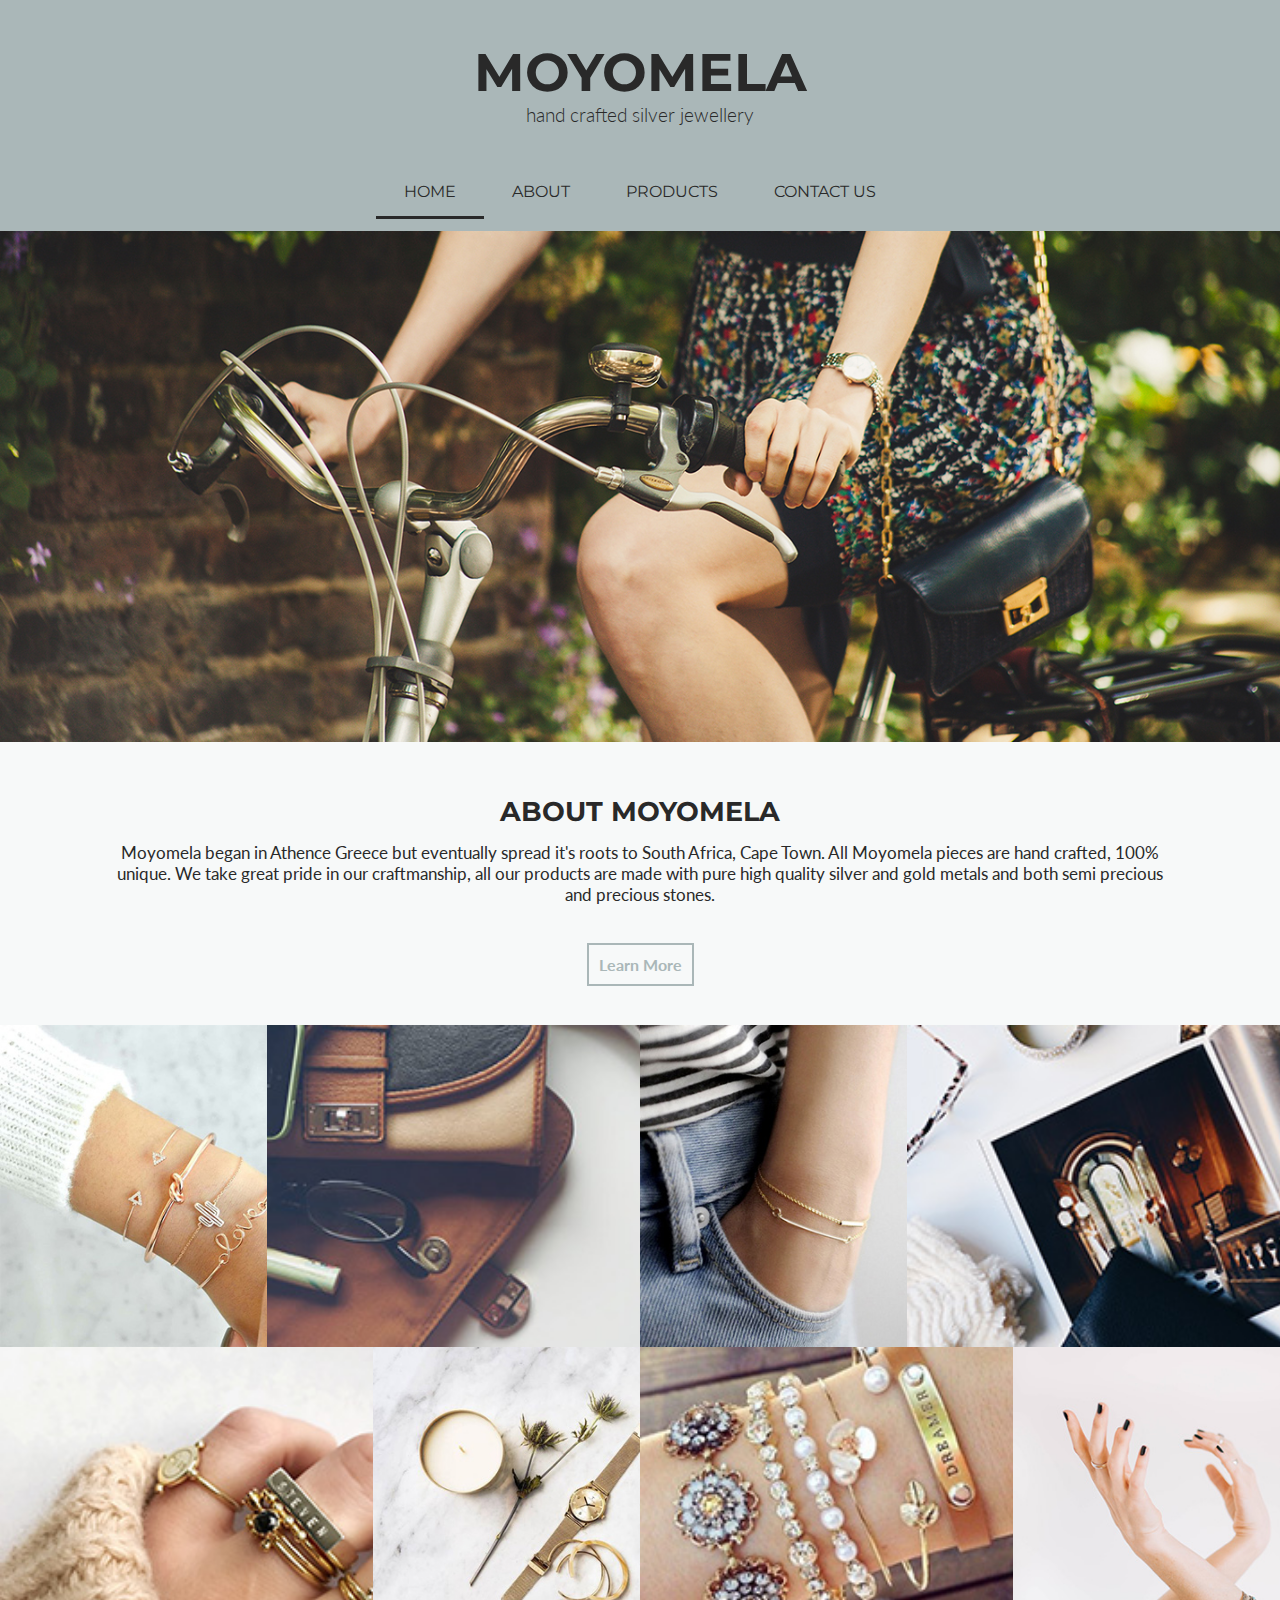
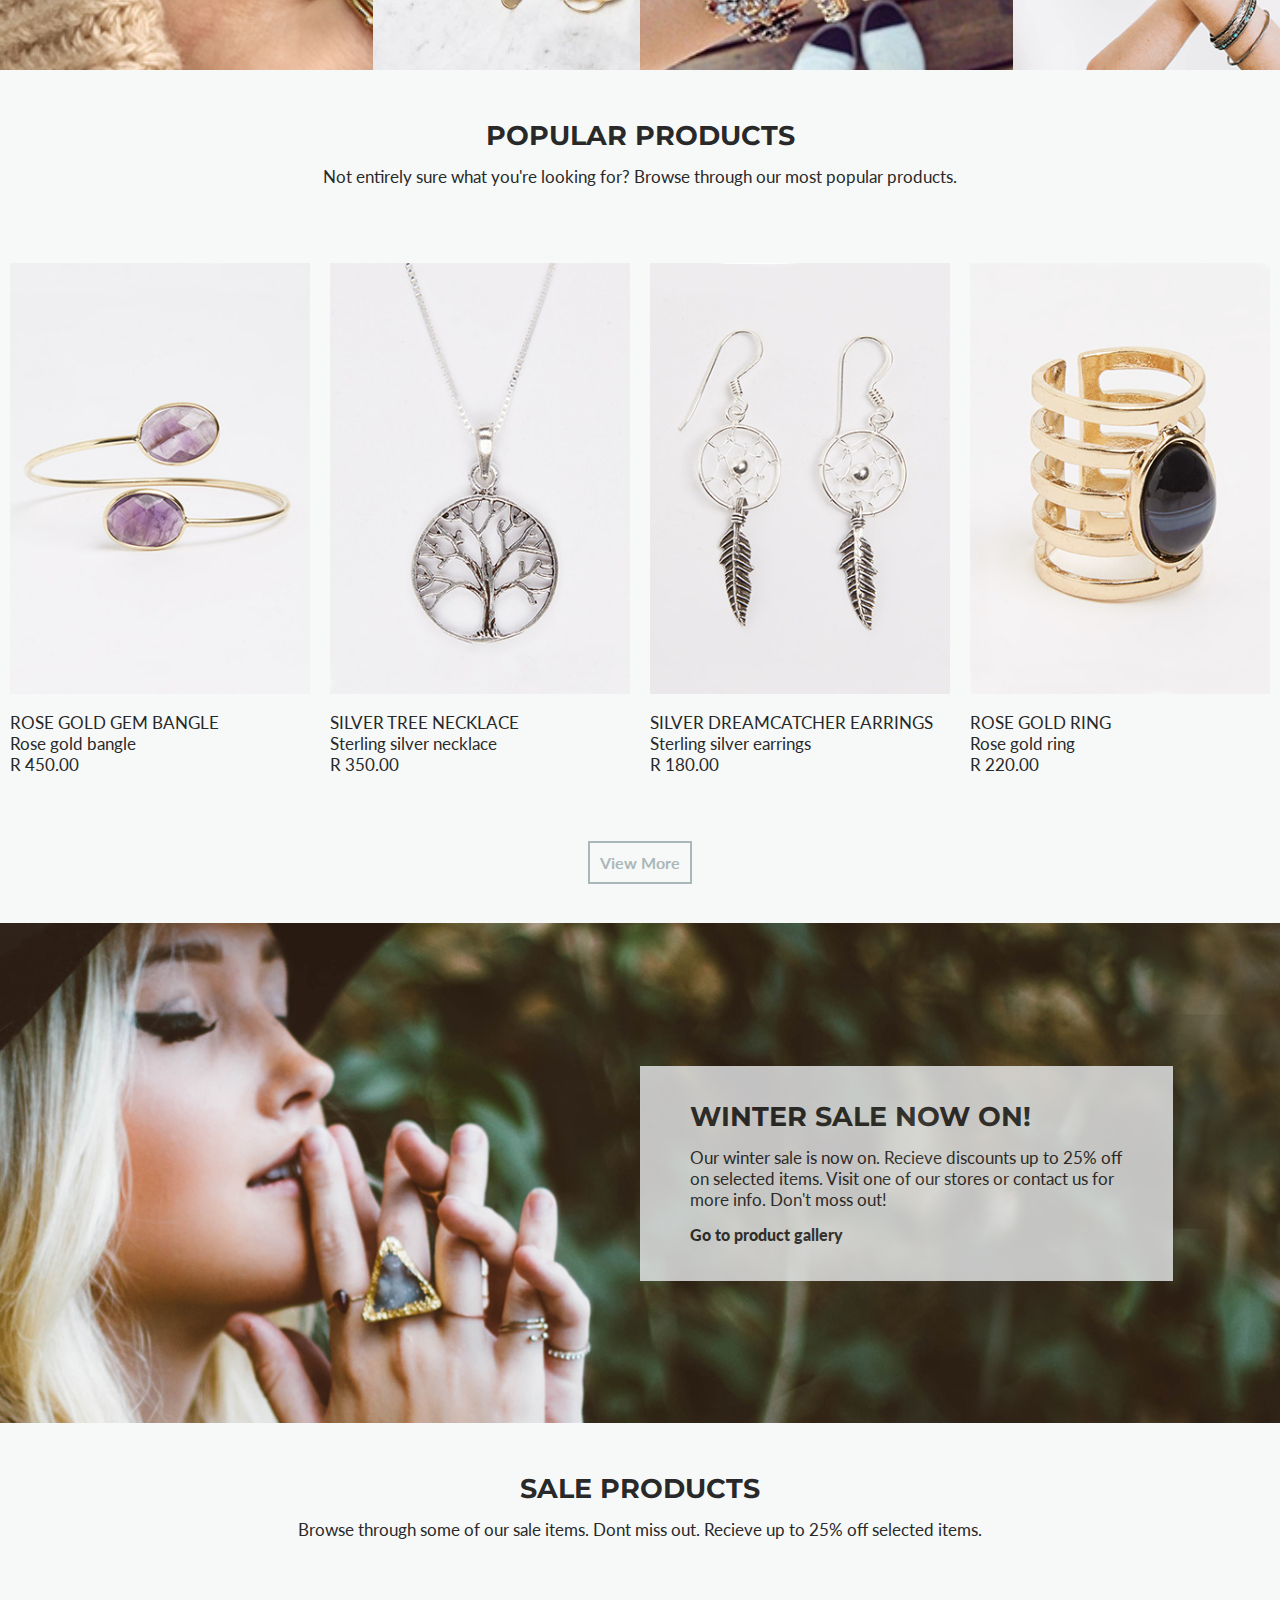
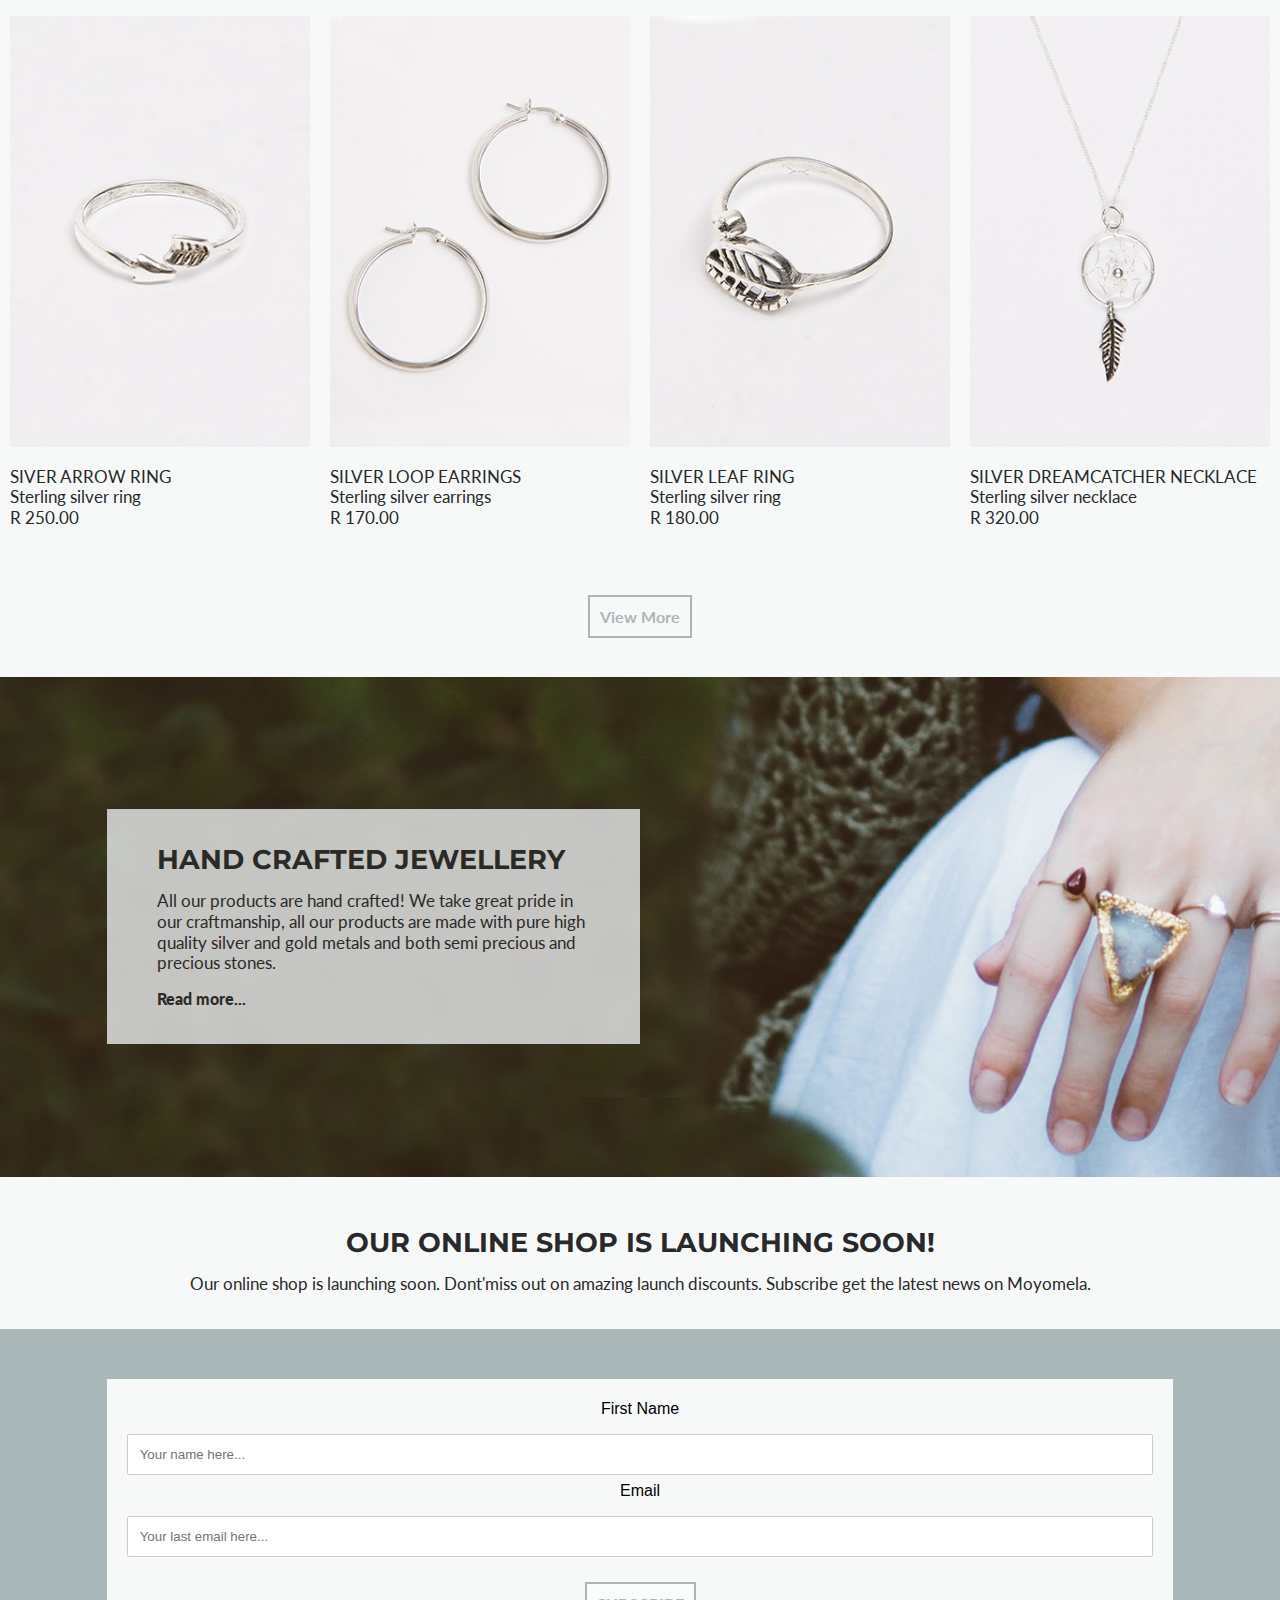
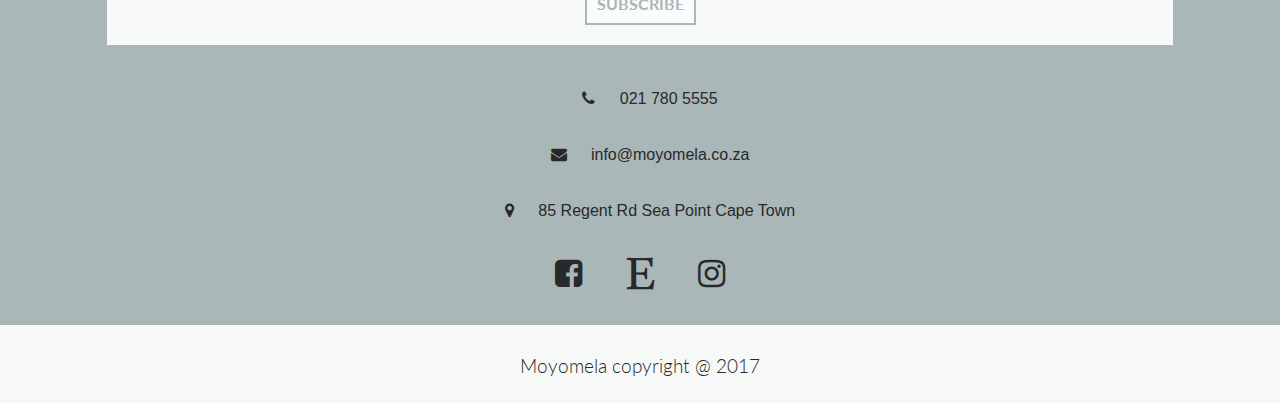
<file: index.html>
<!DOCTYPE html>
<html lang="en">
    
<head>
	<meta charset="UTF-8">
	<meta content="Moyomela Online Jewellery Catalogue Home Page" name="description">
	<meta content="Moyomela,Online,Jewellery,Catalogue, Bangles, Bracelets, Necklaces, Rings, Accessories, Watches, Glasses, Beauty, Fashion, Cape-Town, South-Africa" name="keywords">
	<meta content="Dimitris Broad" name="author">
	<meta content="width=device-width, initial-scale=1.0" name="viewport">
    
	<title>Moyomela | Home</title>
	<link href="css/styles.css" rel="stylesheet">
	<link href="https://fonts.googleapis.com/css?family=Montserrat:300,400,500,600,700,800,900" rel="stylesheet">
	<link href="https://fonts.googleapis.com/css?family=Lato:100,300,400,700,900" rel="stylesheet">
	<link href="imgs/favicon_1.png" rel="shortcut icon" type="img/png">
	<link href="fonts/css/font-awesome.min.css" rel="stylesheet">
</head>
    
<body>
    
	<!-- header -->
    
	<header class="header_container dk_col_12 tb_col_12 mb_col_12">
		<div class="logo_container dk_col_10 tb_col_10 mb_col_10">
			<h1 class="logo_font">MOYOMELA</h1>
			<p class="logo_slogan_font">hand crafted silver jewellery</p>
		</div>
	</header>
    
    <!-- nav dk & tb -->
	<nav class="nav_dk_tb hidden_mb">
		<ul>
			<li>
				<a class="active" href="index.html">HOME</a>
			</li>
			<li>
				<a href="about.html">ABOUT</a>
			</li>
			<li>
				<a href="products.html">PRODUCTS</a>
			</li>
			<li>
				<a href="contact.html">CONTACT US</a>
			</li>
		</ul>
	</nav>
    
    <!-- nav mb -->
	<nav class="nav_mb hidden_dk hidden_tb">
		<button class="dropdown_btn"><i aria-hidden="true" class="fa fa-bars fa-2x"></i></button>
		<div class="dropdown_content">
			<a href="index.html">HOME</a> <a href="about.html">ABOUT</a> <a href="products.html">PRODUCTS</a> <a href="contact.html">CONTACT US</a>
		</div>
	</nav>
    
    <!-- main banner -->
	<section class="banner_img_container dk_col_12 tb_col_12 mb_col_12 hidden_tb hidden_mb">
		<img class="responsive_itm" src="imgs/main_banner_dk.jpg">
	</section>
	<section class="banner_img_container dk_col_12 tb_col_12 mb_col_12 hidden_dk hidden_mb">
		<img class="responsive_itm" src="imgs/main_banner_tb.jpg">
	</section>
	<section class="banner_img_container_mb dk_col_12 tb_col_12 mb_col_12 hidden_dk hidden_tb">
		<img class="responsive_itm" src="imgs/main_banner_mb.jpg">
	</section>
    
    <!-- about us intro -->
	<section class="info_box_container dk-col-12 tb-col-12 mb-col-12">
		<div class="info_box dk_col_10 tb_col_10 mb_col_10">
			<h2 class="centered_heading">ABOUT MOYOMELA</h2>
			<p class="para_style_1">Moyomela began in Athence Greece but eventually spread it's roots to South Africa, Cape Town. All Moyomela pieces are hand crafted, 100% unique. We take great pride in our craftmanship, all our products are made with pure high quality silver and gold metals and both semi precious and precious stones.</p><br>
		</div>
	</section>
    
    <!-- button -->
	<div class="single_button_container">
		<a class="button_style_1" href="about.html">Learn More</a>
	</div>
    
    <!-- collage -->
	<section class="collage_container_1 dk_col_6 tb_col_12 mb_col_12">
		<div class="block_1 dk_col_5 mb_col_12">
			<div class="effect"></div>
		</div>
		<div class="block_2 dk_col_7 hidden_mb">
			<div class="effect"></div>
		</div>
		<div class="block_3 dk_col_7 hidden_mb">
			<div class="effect"></div>
		</div>
		<div class="block_4 dk_col_5 mb_col_12">
			<div class="effect"></div>
		</div>
	</section>
	<section class="collage_container_2 dk_col_6 tb_col_12 mb_col_12">
		<div class="block_5 dk_col_5 mb_col_12">
			<div class="effect dk_col_5"></div>
		</div>
		<div class="block_6 dk_col_7 hidden_mb">
			<div class="effect"></div>
		</div>
		<div class="block_7 dk_col_7 hidden_mb">
			<div class="effect"></div>
		</div>
		<div class="block_8 dk_col_5 mb_col_12">
			<div class="effect"></div>
		</div>
	</section>
    
    <!-- popular products -->
	<section class="info_box_container dk_col_12 tb_col_12 mb_col_12">
		<div class="info_box dk_col_10 tb_col_10 mb_col_10">
			<h2 class="centered_heading">POPULAR PRODUCTS</h2>
			<p class="para_style_1">Not entirely sure what you're looking for? Browse through our most popular products.</p>
		</div>
	</section>
	<section class="product_wrapper dk_col_3 tb_col_6 mb_col_12">
		<div class="product_container dk-col-12">
			<div class="product_img">
				<img class="responsive_itm" src="imgs/pr_bn_2.jpg">
				<div class="product_dscr dk_col_4 responsive_itm">
					<p class="para_style_2">ROSE GOLD GEM BANGLE<br>
					Rose gold bangle<br>
					R 450.00</p>
				</div>
			</div>
		</div>
	</section>
	<section class="product_wrapper dk_col_3 tb_col_6 mb_col_12">
		<div class="product_container dk-col-12">
			<div class="product_img">
				<img class="responsive_itm" src="imgs/pr_nl_1.jpg">
				<div class="product_dscr dk_col_4 responsive_itm">
					<p class="para_style_2">SILVER TREE NECKLACE<br>
					Sterling silver necklace<br>
					R 350.00</p>
				</div>
			</div>
		</div>
	</section>
	<section class="product_wrapper dk_col_3 tb_col_6 mb_col_12">
		<div class="product_container">
			<div class="product_img">
				<img class="responsive_itm" src="imgs/pr_er_1.jpg">
				<div class="product_dscr dk_col_4 responsive_itm">
					<p class="para_style_2">SILVER DREAMCATCHER EARRINGS<br>
					Sterling silver earrings<br>
					R 180.00</p>
				</div>
			</div>
		</div>
	</section>
	<section class="product_wrapper dk_col_3 tb_col_6 mb_col_12">
		<div class="product_container">
			<div class="product_img">
				<img class="responsive_itm" src="imgs/pr_rng_2.jpg">
				<div class="product_dscr dk_col_4 responsive_itm">
					<p class="para_style_2">ROSE GOLD RING<br>
					Rose gold ring<br>
					R 220.00</p>
				</div>
			</div>
		</div>
	</section>
	<div class="clearfix"></div><!-- button -->
	<div class="single_button_container">
		<a class="button_style_1" href="products.html">View More</a>
	</div>
    
    <!-- banner 1 dk -->
	<section class="banner_container_1_dk dk_col_12 hidden_tb hidden_mb">
		<div class="banner_1_info_dk dk_col_5">
			<h2 class="left_heading">WINTER SALE NOW ON!</h2>
			<p class="para_style_2">Our winter sale is now on. Recieve discounts up to 25% off on selected items. Visit one of our stores or contact us for more info. Don't moss out!</p><a class="button_style_2" href="products.html">Go to product gallery</a>
		</div>
	</section>
    
    <!-- banner 1 tb -->
	<section class="banner_container_1_tb tb_col_12 hidden_dk hidden_mb">
		<div class=" banner_1_info_tb tb_col_10">
			<h2 class="centered_heading">WINTER SALE NOW ON!</h2>
			<p class="para_style_1">Our winter sale is now on. recieve discounts up to 25% selected items. Visit one of our stores or contact us for more info.</p><a class="button_style_3" href="products.html">View special products</a>
		</div>
	</section>
    
    <!-- banner 1 mb -->
	<section class="banner_container_1_mb mb_col_12 hidden_dk hidden_tb">
		<div class="banner_1_info_mb mb_col_8">
			<h2 class="centered_heading">WINTER SALE NOW ON!</h2>
			<p class="para_style_1">Our winter sale is now on. recieve discounts up to 25% selected items. Visit one of our stores or contact us for more info.</p><a class="button_style_3" href="products.html">View special products</a>
		</div>
	</section>
    
    <!-- sale products -->
	<section class="info_box_container dk_col_12 tb_col_12 mb_col_12">
		<div class="info_box dk_col_10 tb_col_10 mb_col_10">
			<h2 class="centered_heading">SALE PRODUCTS</h2>
			<p class="para_style_1">Browse through some of our sale items. Dont miss out. Recieve up to 25% off selected items.</p>
		</div>
	</section>
	<section class="product_wrapper dk_col_3 tb_col_6 mb_col_12">
		<div class="product_container dk-col-12">
			<div class="product_img">
				<img class="responsive_itm" src="imgs/pr_rng_1.jpg">
				<div class="product_dscr dk_col_4 responsive_itm">
					<p class="para_style_2">SIVER ARROW RING<br>
					Sterling silver ring<br>
					R 250.00</p>
				</div>
			</div>
		</div>
	</section>
	<section class="product_wrapper dk_col_3 tb_col_6 mb_col_12">
		<div class="product_container dk-col-12">
			<div class="product_img">
				<img class="responsive_itm" src="imgs/pr_er_4.jpg">
				<div class="product_dscr dk_col_4 responsive_itm">
					<p class="para_style_2">SILVER LOOP EARRINGS<br>
					Sterling silver earrings<br>
					R 170.00</p>
				</div>
			</div>
		</div>
	</section>
	<section class="product_wrapper dk_col_3 tb_col_6 mb_col_12">
		<div class="product_container">
			<div class="product_img">
				<img class="responsive_itm" src="imgs/pr_rng_3.jpg">
				<div class="product_dscr dk_col_4 responsive_itm">
					<p class="para_style_2">SILVER LEAF RING<br>
					Sterling silver ring<br>
					R 180.00</p>
				</div>
			</div>
		</div>
	</section>
	<section class="product_wrapper dk_col_3 tb_col_6 mb_col_12">
		<div class="product_container">
			<div class="product_img">
				<img class="responsive_itm" src="imgs/pr_nl_2.jpg">
				<div class="product_dscr dk_col_4 responsive_itm">
					<p class="para_style_2">SILVER DREAMCATCHER NECKLACE<br>
					Sterling silver necklace<br>
					R 320.00</p>
				</div>
			</div>
		</div>
	</section>
	<div class="clearfix"></div><!-- button -->
	<div class="single_button_container">
		<a class="button_style_1" href="products.html">View More</a>
	</div><!-- banner 2 dk -->
	<section class="banner_container_2_dk dk_col_12 hidden_tb hidden_mb">
		<div class="banner_2_info_dk dk_col_5">
			<h2 class="left_heading">HAND CRAFTED JEWELLERY</h2>
			<p class="para_style_2">All our products are hand crafted! We take great pride in our craftmanship, all our products are made with pure high quality silver and gold metals and both semi precious and precious stones.</p><a class="button_style_2" href="about.html">Read more...</a>
		</div>
	</section>
    
    <!-- banner 2 tb -->
	<section class="banner_container_2_tb tb_col_12 hidden_dk hidden_mb">
		<div class="banner_2_info_tb tb_col_8">
			<h2 class="left_heading">HAND CRAFTED JEWELLERY</h2>
			<p class="para_style_2">All our products are hand crafted! We take great pride in our craftmanship, all our products are made with pure high quality silver and gold metals and both semi precious and precious stones.</p><a class="button_style_2" href="about.html">Subscribe Now</a>
		</div>
	</section>
    
    <!-- banner 2 mb -->
	<section class="banner_container_2_mb mb_col_12 hidden_dk hidden_tb">
		<div class="banner_2_info_mb mb_col_8">
			<h2 class="left_heading">HAND CRAFTED JEWELLERY</h2>
			<p class="para_style_2">All our products are hand crafted! We take great pride in our craftmanship, all our products are made with pure high quality silver and gold metals and both semi precious and precious stones.</p><a class="button_style_2" href="about.html">Subscribe Now</a>
		</div>
	</section>
    
    <!-- home page outro -->
	<section class="info_box_container dk-col-12 tb-col-12 mb-col-12">
		<div class="info_box dk_col_10 tb_col_10 mb_col_10">
			<h2 class="centered_heading">OUR ONLINE SHOP IS LAUNCHING SOON!</h2>
			<p class="para_style_1">Our online shop is launching soon. Dont'miss out on amazing launch discounts. Subscribe get the latest news on Moyomela.</p><br>
		</div>
	</section>
    
    <!-- Subscribe -->
	<section class="contact_form_container dk_col_12 tb_col_12 mb_col_12">
		<div class="contact_form_wrapper dk_col_10 tb_col_10 mb_col_10">
			<div class="contact_form">
				<form action="/action_page.php">
					<label for="fname">First Name</label> <input id="fname" name="firstname" placeholder="Your name here..." type="text"> <label for="email">Email</label> <input id="email" name="email" placeholder="Your last email here..." type="text"><br>
					<br>
					<input type="submit" value="SUBSCRIBE">
				</form>
			</div>
		</div>
	</section>
    
    <!-- footer dk tb mb -->
	<footer class="footer_dk_tb hidden_mb">
		<section class="contact_container dk_col_12 tb_col_12 mb_col_12">
			<p class="contacts_para"><a href="contact.html" target="_blank"><i aria-hidden="true" class="fa fa-phone centered"></i> 021 780 5555</a><br>
			<a href="contact.html" target="_blank"><i aria-hidden="true" class="fa fa-envelope"></i> info@moyomela.co.za</a><br>
			<a href="contact.html" target="_blank"><i aria-hidden="true" class="fa fa-map-marker"></i> 85 Regent Rd Sea Point Cape Town</a></p>
			<p class="contacts_para"><a href="https://www.facebook.com" target="_blank"><i aria-hidden="true" class="fa fa-facebook-square fa-2x"></i></a> <a href="https://www.etsy.com" target="_blank"><i aria-hidden="true" class="fa fa-etsy fa-2x"></i></a> <a href="https://www.instagram.com" target="_blank"><i aria-hidden="true" class="fa fa-instagram fa-2x"></i></a></p>
		</section>
		<div class="footer_info">
			<h1 class="logo_slogan_font">Moyomela copyright @ 2017</h1>
		</div>
	</footer>
    
	<footer class="footer_mb hidden_tb hidden_dk">
		<section class="contact_container dk_col_12 tb_col_12 mb_col_12">
			<p class="contacts_para"><a href="contact.html" target="_blank"><i aria-hidden="true" class="fa fa-phone centered"></i> 021 780 5555</a><br>
			<a href="contact.html" target="_blank"><i aria-hidden="true" class="fa fa-envelope"></i> info@moyomela.co.za</a><br>
			<a href="contact.html" target="_blank"><i aria-hidden="true" class="fa fa-map-marker"></i> 85 Regent Rd Sea Point Cape Town</a></p>
			<p class="contacts_para"><a href="https://www.facebook.com" target="_blank"><i aria-hidden="true" class="fa fa-facebook-square fa-2x"></i></a> <a href="https://www.etsy.com" target="_blank"><i aria-hidden="true" class="fa fa-etsy fa-2x"></i></a> <a href="https://www.instagram.com" target="_blank"><i aria-hidden="true" class="fa fa-instagram fa-2x"></i></a></p>
		</section>
		<div class="footer_info_mb">
			<h1 class="logo_slogan_font">Moyomela &copy; copyright 2017</h1>
		</div>
	</footer>
    
    
</body>
</html>
</file>
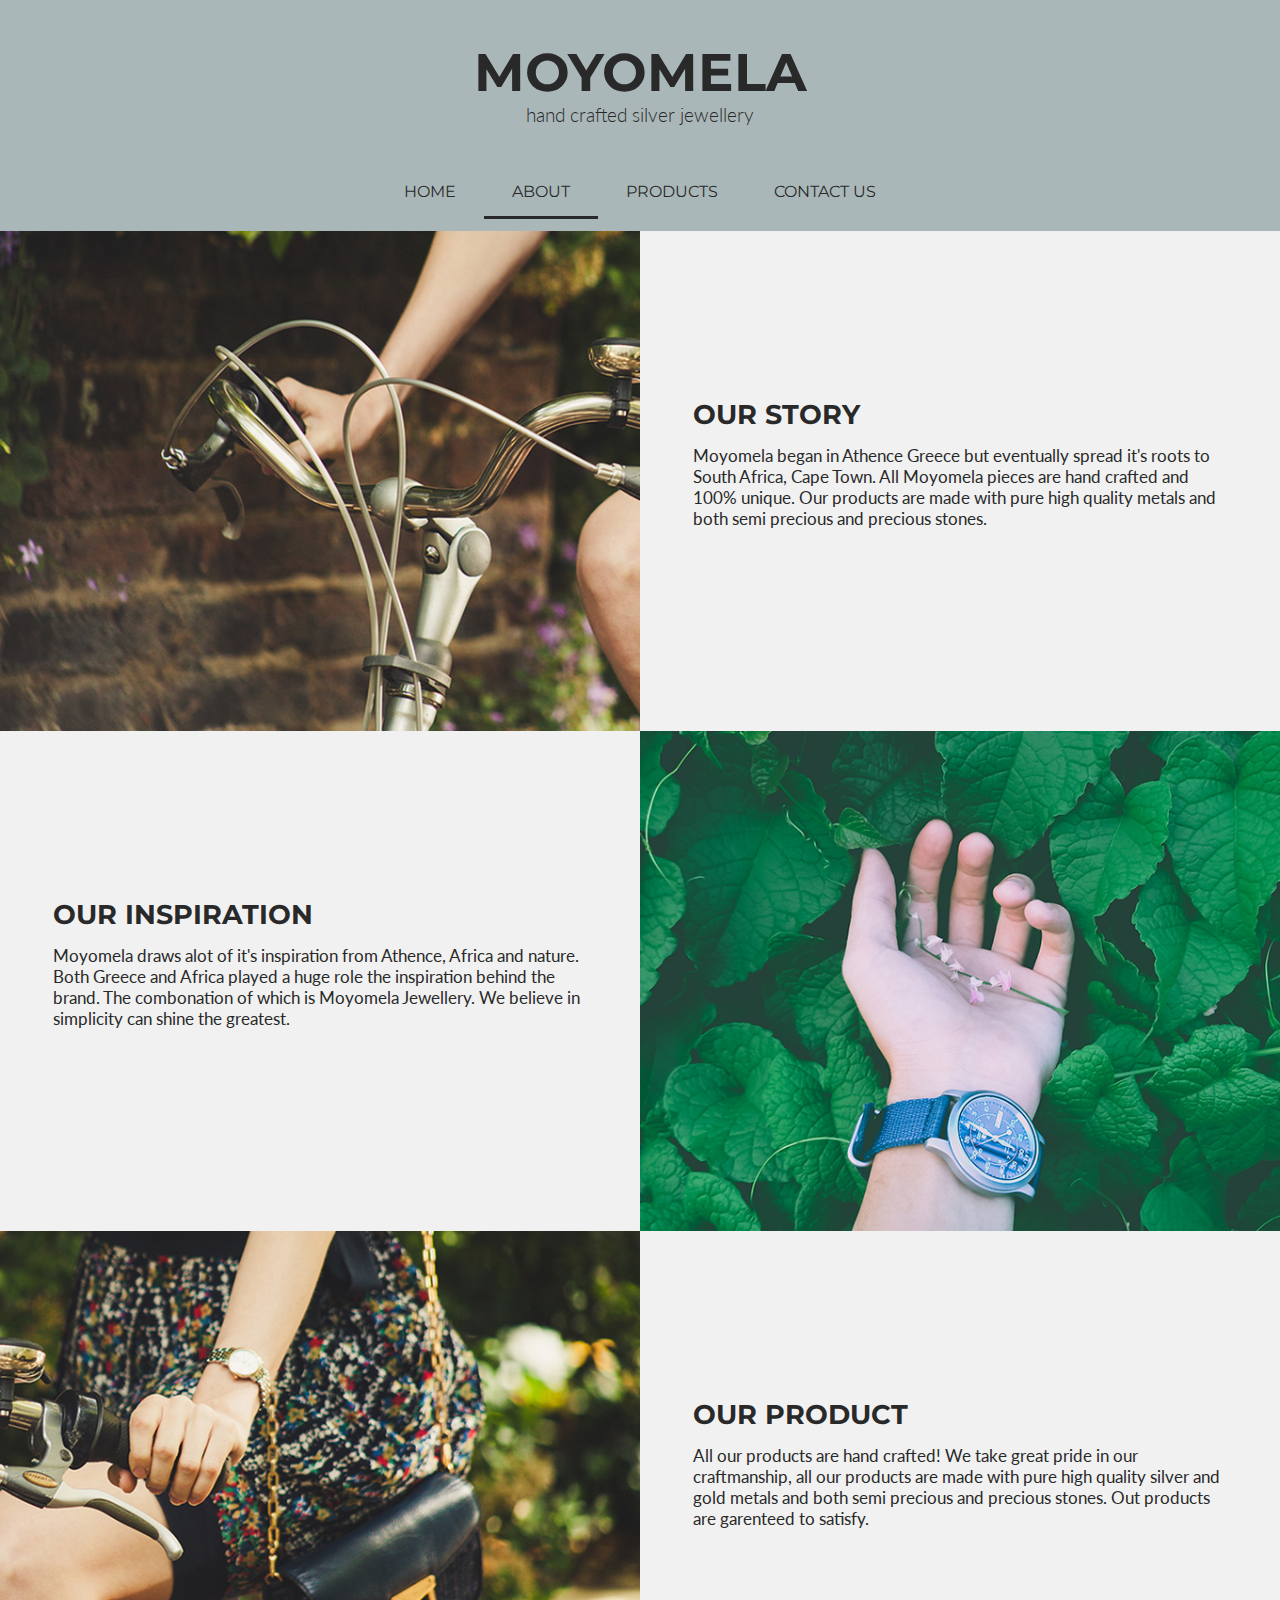
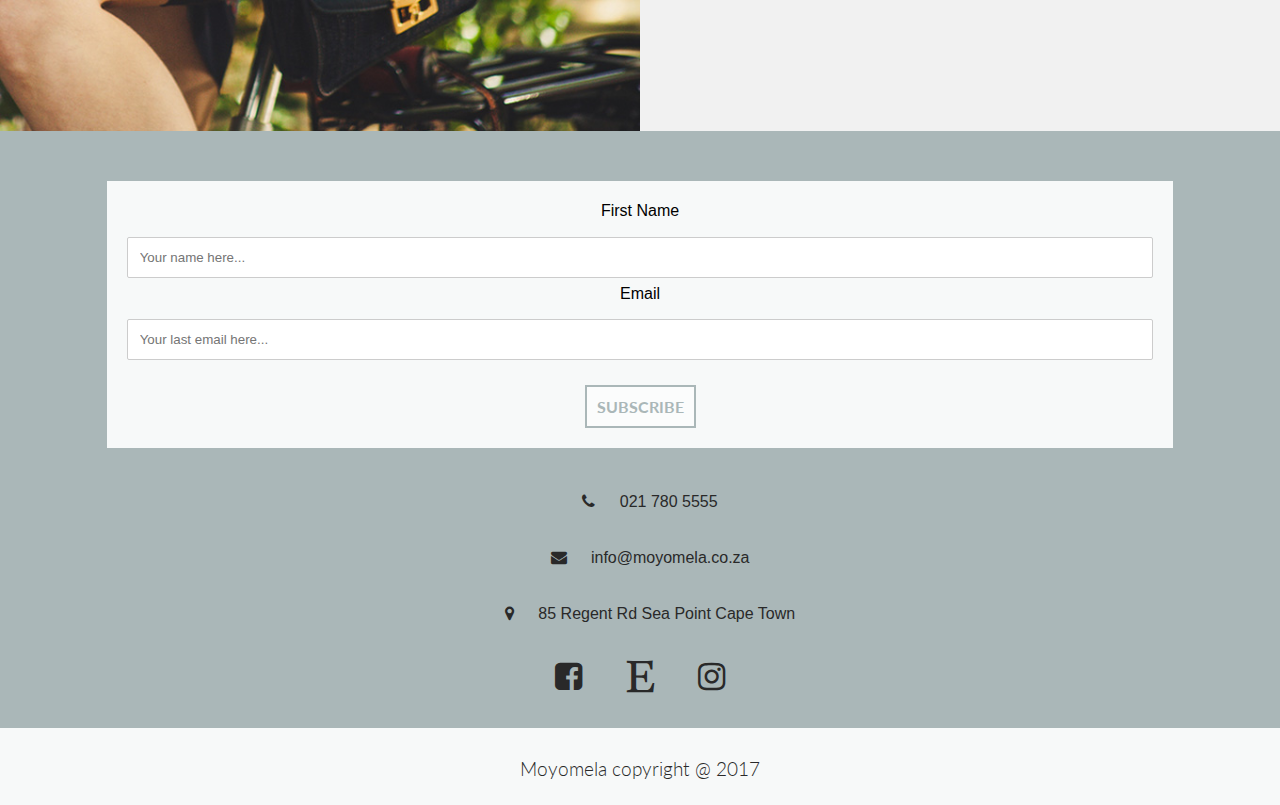
<file: about.html>
<!DOCTYPE html>
<html lang="en">
<head>
	<meta charset="UTF-8">
	<meta content="Moyomela Online Jewellery Catalogue Home Page" name="description">
	<meta content="Moyomela,Online,Jewellery,Catalogue, Bangles, Bracelets, Necklaces, Rings, Accessories, Watches, Glasses, Beauty, Fashion, Cape-Town, South-Africa" name="keywords">
	<meta content="Dimitris Broad" name="author">
	<meta content="width=device-width, initial-scale=1.0" name="viewport">
	<title>Moyomela | About us</title>
	<link href="css/styles.css" rel="stylesheet">
	<link href="https://fonts.googleapis.com/css?family=Montserrat:300,400,500,600,700,800,900" rel="stylesheet">
	<link href="https://fonts.googleapis.com/css?family=Lato:100,300,400,700,900" rel="stylesheet">
	<link href="imgs/favicon_1.png" rel="shortcut icon" type="img/png">
	<link href="fonts/css/font-awesome.min.css" rel="stylesheet">
</head>
<body>
	<!-- header  -->
	<header class="header_container dk_col_12 tb_col_12">
		<div class="logo_container dk_col_10 tb_col_10">
			<h1 class="logo_font">MOYOMELA</h1>
			<p class="logo_slogan_font">hand crafted silver jewellery</p>
		</div>
	</header><!-- nav dk & tb  -->
	<nav class="nav_dk_tb hidden_mb">
		<ul>
			<li>
				<a href="index.html">HOME</a>
			</li>
			<li>
				<a class="active" href="about.html">ABOUT</a>
			</li>
			<li>
				<a href="products.html">PRODUCTS</a>
			</li>
			<li>
				<a href="contact.html">CONTACT US</a>
			</li>
		</ul>
	</nav><!-- nav mb -->
	<nav class="nav_mb hidden_dk hidden_tb">
		<button class="dropdown_btn"><i aria-hidden="true" class="fa fa-bars fa-3x"></i></button>
		<div class="dropdown_content">
			<a href="index.html">HOME</a> <a href="about.html">ABOUT</a> <a href="products.html">PRODUCTS</a> <a href="contact.html">CONTACT US</a>
		</div>
	</nav><!-- 1 -->
	<section class="about_us_container dk_col_12 tb_col_12 mb_col_12">
		<div class="about_content_2 dk_col_6 tb_col_6 mb_col_12 hidden_mb"></div>
		<div class="about_content_2_mb mb_col_12 hidden_dk hidden_tb display"></div>
		<div class="about_content_1 dk_col_6 tb_col_6 mb_col_12">
			<div class="about_content dk_col_10 tb_col_10 mb_col_10">
				<h2 class="left_heading">OUR STORY</h2>
				<p class="para_style_2">Moyomela began in Athence Greece but eventually spread it's roots to South Africa, Cape Town. All Moyomela pieces are hand crafted and 100% unique. Our products are made with pure high quality metals and both semi precious and precious stones.</p><br>
			</div>
		</div>
	</section>
	<div class="clearfix"></div>
	<section class="about_us_container">
		<div class="about_content_3_mb mb_col_12 hidden_dk hidden_tb display"></div>
		<div class="about_content_1 dk_col_6 tb_col_6 mb_col_12">
			<div class="about_content dk_col_10 tb_col_10 mb_col_10">
				<h2 class="left_heading">OUR INSPIRATION</h2>
				<p class="para_style_2">Moyomela draws alot of it's inspiration from Athence, Africa and nature. Both Greece and Africa played a huge role the inspiration behind the brand. The combonation of which is Moyomela Jewellery. We believe in simplicity can shine the greatest.</p><br>
			</div>
		</div>
		<div class="about_content_3 dk_col_6 tb_col_6 mb_col_12 hidden_mb"></div>
	</section>
	<div class="clearfix"></div>
	<section class="about_us_container">
		<div class="about_content_4 dk_col_6 tb_col_6 mb_col_12 hidden_mb"></div>
		<div class="about_content_4_mb mb_col_12 hidden_dk hidden_tb display"></div>
		<div class="about_content_1 dk_col_6 tb_col_6 mb_col_12">
			<div class="about_content dk_col_10 tb_col_10 mb_col_10">
				<h2 class="left_heading">OUR PRODUCT</h2>
				<p class="para_style_2">All our products are hand crafted! We take great pride in our craftmanship, all our products are made with pure high quality silver and gold metals and both semi precious and precious stones. Out products are garenteed to satisfy.</p><br>
			</div>
		</div>
	</section><!-- Subscribe -->
	<section class="contact_form_container dk_col_12 tb_col_12 mb_col_12">
		<div class="contact_form_wrapper dk_col_10 tb_col_10 mb_col_10">
			<div class="contact_form">
				<form action="/action_page.php">
					<label for="fname">First Name</label> <input id="fname" name="firstname" placeholder="Your name here..." type="text"> <label for="email">Email</label> <input id="email" name="email" placeholder="Your last email here..." type="text"><br>
					<br>
					<input type="submit" value="SUBSCRIBE">
				</form>
			</div>
		</div>
	</section><!-- footer dk tb mb -->
	<footer class="footer_dk_tb hidden_mb">
		<section class="contact_container dk_col_12 tb_col_12 mb_col_12">
			<p class="contacts_para"><a href="contact.html" target="_blank"><i aria-hidden="true" class="fa fa-phone centered"></i> 021 780 5555</a><br>
			<a href="contact.html" target="_blank"><i aria-hidden="true" class="fa fa-envelope"></i> info@moyomela.co.za</a><br>
			<a href="contact.html" target="_blank"><i aria-hidden="true" class="fa fa-map-marker"></i> 85 Regent Rd Sea Point Cape Town</a></p>
			<p class="contacts_para"><a href="https://www.facebook.com" target="_blank"><i aria-hidden="true" class="fa fa-facebook-square fa-2x"></i></a> <a href="https://www.etsy.com" target="_blank"><i aria-hidden="true" class="fa fa-etsy fa-2x"></i></a> <a href="https://www.instagram.com" target="_blank"><i aria-hidden="true" class="fa fa-instagram fa-2x"></i></a></p>
		</section>
		<div class="footer_info">
			<h1 class="logo_slogan_font">Moyomela copyright @ 2017</h1>
		</div>
	</footer>
	<footer class="footer_mb hidden_tb hidden_dk">
		<section class="contact_container dk_col_12 tb_col_12 mb_col_12">
			<p class="contacts_para"><a href="contact.html" target="_blank"><i aria-hidden="true" class="fa fa-phone centered"></i> 021 780 5555</a><br>
			<a href="contact.html" target="_blank"><i aria-hidden="true" class="fa fa-envelope"></i> info@moyomela.co.za</a><br>
			<a href="contact.html" target="_blank"><i aria-hidden="true" class="fa fa-map-marker"></i> 85 Regent Rd Sea Point Cape Town</a></p>
			<p class="contacts_para"><a href="https://www.facebook.com" target="_blank"><i aria-hidden="true" class="fa fa-facebook-square fa-2x"></i></a> <a href="https://www.etsy.com" target="_blank"><i aria-hidden="true" class="fa fa-etsy fa-2x"></i></a> <a href="https://www.instagram.com" target="_blank"><i aria-hidden="true" class="fa fa-instagram fa-2x"></i></a></p>
		</section>
		<div class="footer_info_mb">
			<h1 class="logo_slogan_font">Moyomela &copy; copyright 2017</h1>
		</div>
	</footer>
</body>
</html>
</file>
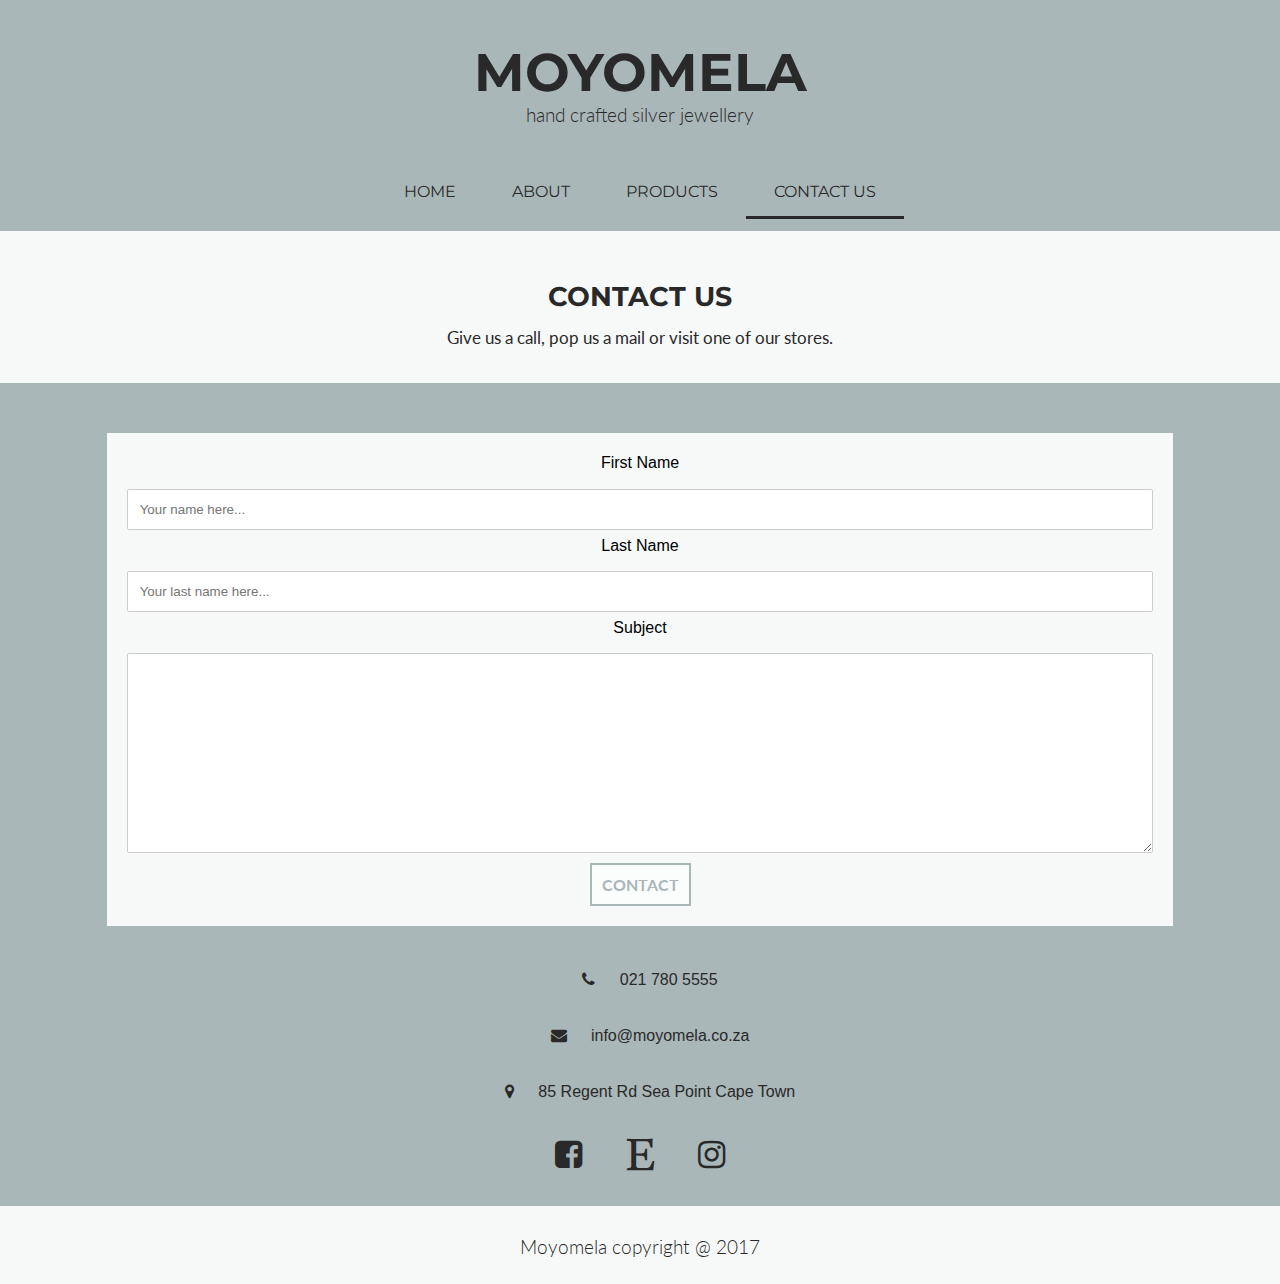
<file: contact.html>
<!DOCTYPE html>
<html lang="en">

<head>
	<meta charset="UTF-8">
	<meta name="description" content="Moyomela Online Jewellery Catalogue Home Page">
	<meta name="keywords" content="Moyomela,Online,Jewellery,Catalogue, Bangles, Bracelets, Necklaces, Rings, Accessories, Watches, Glasses, Beauty, Fashion, Cape-Town, South-Africa">
	<meta name="author" content="Dimitris Broad">
	<meta name="viewport" content="width=device-width, initial-scale=1.0">

	<title> Moyomela | Contact us </title>

	<link rel="stylesheet" tye="text/css" href="css/styles.css">
	<link href="https://fonts.googleapis.com/css?family=Montserrat:300,400,500,600,700,800,900" rel="stylesheet">
	<link href="https://fonts.googleapis.com/css?family=Lato:100,300,400,700,900" rel="stylesheet">
	<link rel="shortcut icon" type="img/png" href="imgs/favicon_1.png">
    <link rel="stylesheet" href="fonts/css/font-awesome.min.css">
</head>

<body>

<header class="header_container dk_col_12 tb_col_12"> 
	<div class="logo_container dk_col_10 tb_col_10">
		<h1 class="logo_font"> MOYOMELA </h1> 
		<p class="logo_slogan_font"> hand crafted silver jewellery </p>
	</div>
</header>

<!-- nav dk & tb -->

<nav class="nav_dk_tb hidden_mb"> 
	<ul>
		<li> <a href="index.html">HOME</a></li>
		<li> <a href="about.html">ABOUT</a></li>
		<li> <a href="products.html">PRODUCTS</a></li>
		<li> <a class="active"href="contact.html">CONTACT US</a></li>
	</ul>
</nav>

<!-- nav mb -->
    
<nav class="nav_mb hidden_dk hidden_tb"> 
	<button class="dropdown_btn"><i class="fa fa-bars fa-3x" aria-hidden="true"></i></button>
    
    <div class="dropdown_content"> 
        <a href="index.html">HOME</a>
        <a href="about.html">ABOUT</a>
        <a href="products.html">PRODUCTS</a>
        <a href="contact.html">CONTACT US</a>
    </div>
</nav>
    
<!-- contact us intro -->

<section class="info_box_container dk-col-12 tb-col-12 mb-col-12"> 
	<div class="info_box dk_col_10 tb_col_10 mb_col_10"> 
        <h2 class="centered_heading"> CONTACT US </h2> <p class="para_style_1"> Give us a call, pop us a mail or visit one of our stores.   </p> <br> 
    </div>
</section>

<!-- Contact us form -->

<section class="contact_form_container dk_col_12 tb-col-12 mb-col-12"> 
	<div class="contact_form_wrapper dk_col_10 tb_col_10 mb_col_10">
		<div class="contact_form"> 
			<form action="/action_page.php">
				<label for="fname">First Name</label>
				<input type="text" id="fname" name="firstname" placeholder="Your name here..."> 

				<label for="lname">Last Name</label>
				<input type="text" id="lname" name="lastname" placeholder="Your last name here...">

				<label for="subject">Subject</label>
				<textarea id="subject" name="subject" placeholder="Write message here..." style="height: 200px"> </textarea> 

				<input type="submit" value="CONTACT">
			</form>
		</div>
	</div>
</section>
       
<!-- footer dk tb mb -->
    
<footer class="footer_dk_tb hidden_mb"> 
    
    <section class="contact_container dk_col_12 tb_col_12 mb_col_12"> 
     <p class="contacts_para"> 
            <a href="contact.html"> <i class="fa fa-phone centered" aria-hidden="true"> </i> 021 780 5555 </a> <br> 
            <a href="contact.html"> <i class="fa fa-envelope" aria-hidden="true"> </i> info@moyomela.co.za </a>  <br> 
            <a href="contact.html"> <i class="fa fa-map-marker" aria-hidden="true"> </i> 85 Regent Rd Sea Point Cape Town </a> 
        </p>
        
    <p class="contacts_para">
        <i class="fa fa-facebook-square fa-2x" aria-hidden="true"></i> 
        <i class="fa fa-etsy fa-2x" aria-hidden="true"></i>
        <i class="fa fa-instagram fa-2x" aria-hidden="true"></i> 
        <br> </p>
    </section>
        
<div class="footer_info"><h1 class="logo_slogan_font">Moyomela copyright @ 2017</h1> </div>
    
</footer>
    
<footer class="footer_mb hidden_tb hidden_dk"> 
    <section class="contact_container dk_col_12 tb_col_12 mb_col_12"> 
        <p class="contacts_para"> 
            <a href="contact.html"> <i class="fa fa-phone centered" aria-hidden="true"> </i> 021 780 5555 </a> <br> 
            <a href="contact.html"> <i class="fa fa-envelope" aria-hidden="true"> </i> info@moyomela.co.za </a>  <br> 
            <a href="contact.html"> <i class="fa fa-map-marker" aria-hidden="true"> </i> 85 Regent Rd Sea Point Cape Town </a> 
        </p>


        <p class="contacts_para">
            <a href="https://www.facebook.com"> <i class="fa fa-facebook-square fa-2x" aria-hidden="true"></i> </a> 
            <a href="https://www.etsy.com"> <i class="fa fa-etsy fa-2x" aria-hidden="true"> </i> </a>
            <a href="https://www.instagram.com"> <i class="fa fa-instagram fa-2x" aria-hidden="true"> </i> </a> 
        </p>
    </section>
        
<div class="footer_info_mb">
    <h1 class="logo_slogan_font"> Moyomela &copy; copyright 2017 </h1> 
</div>
    
</footer>

</body>

</html>
</file>
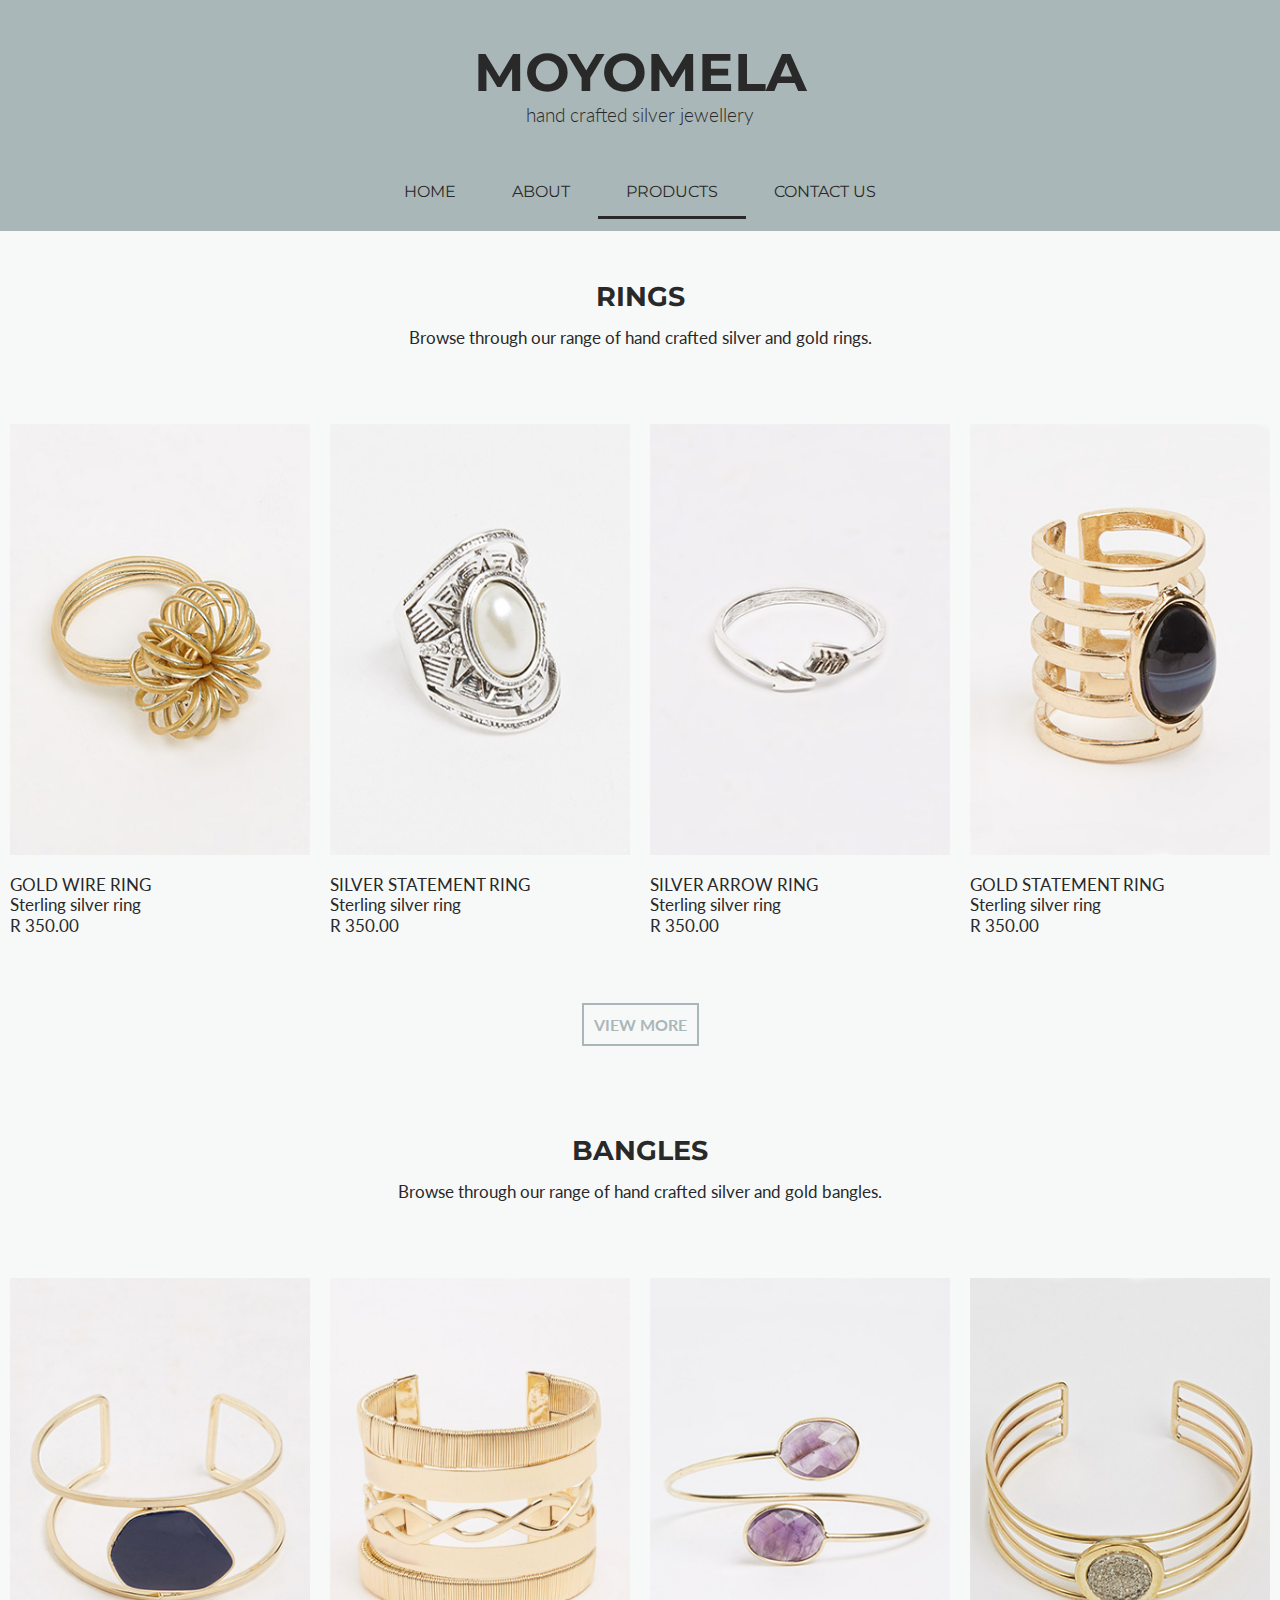
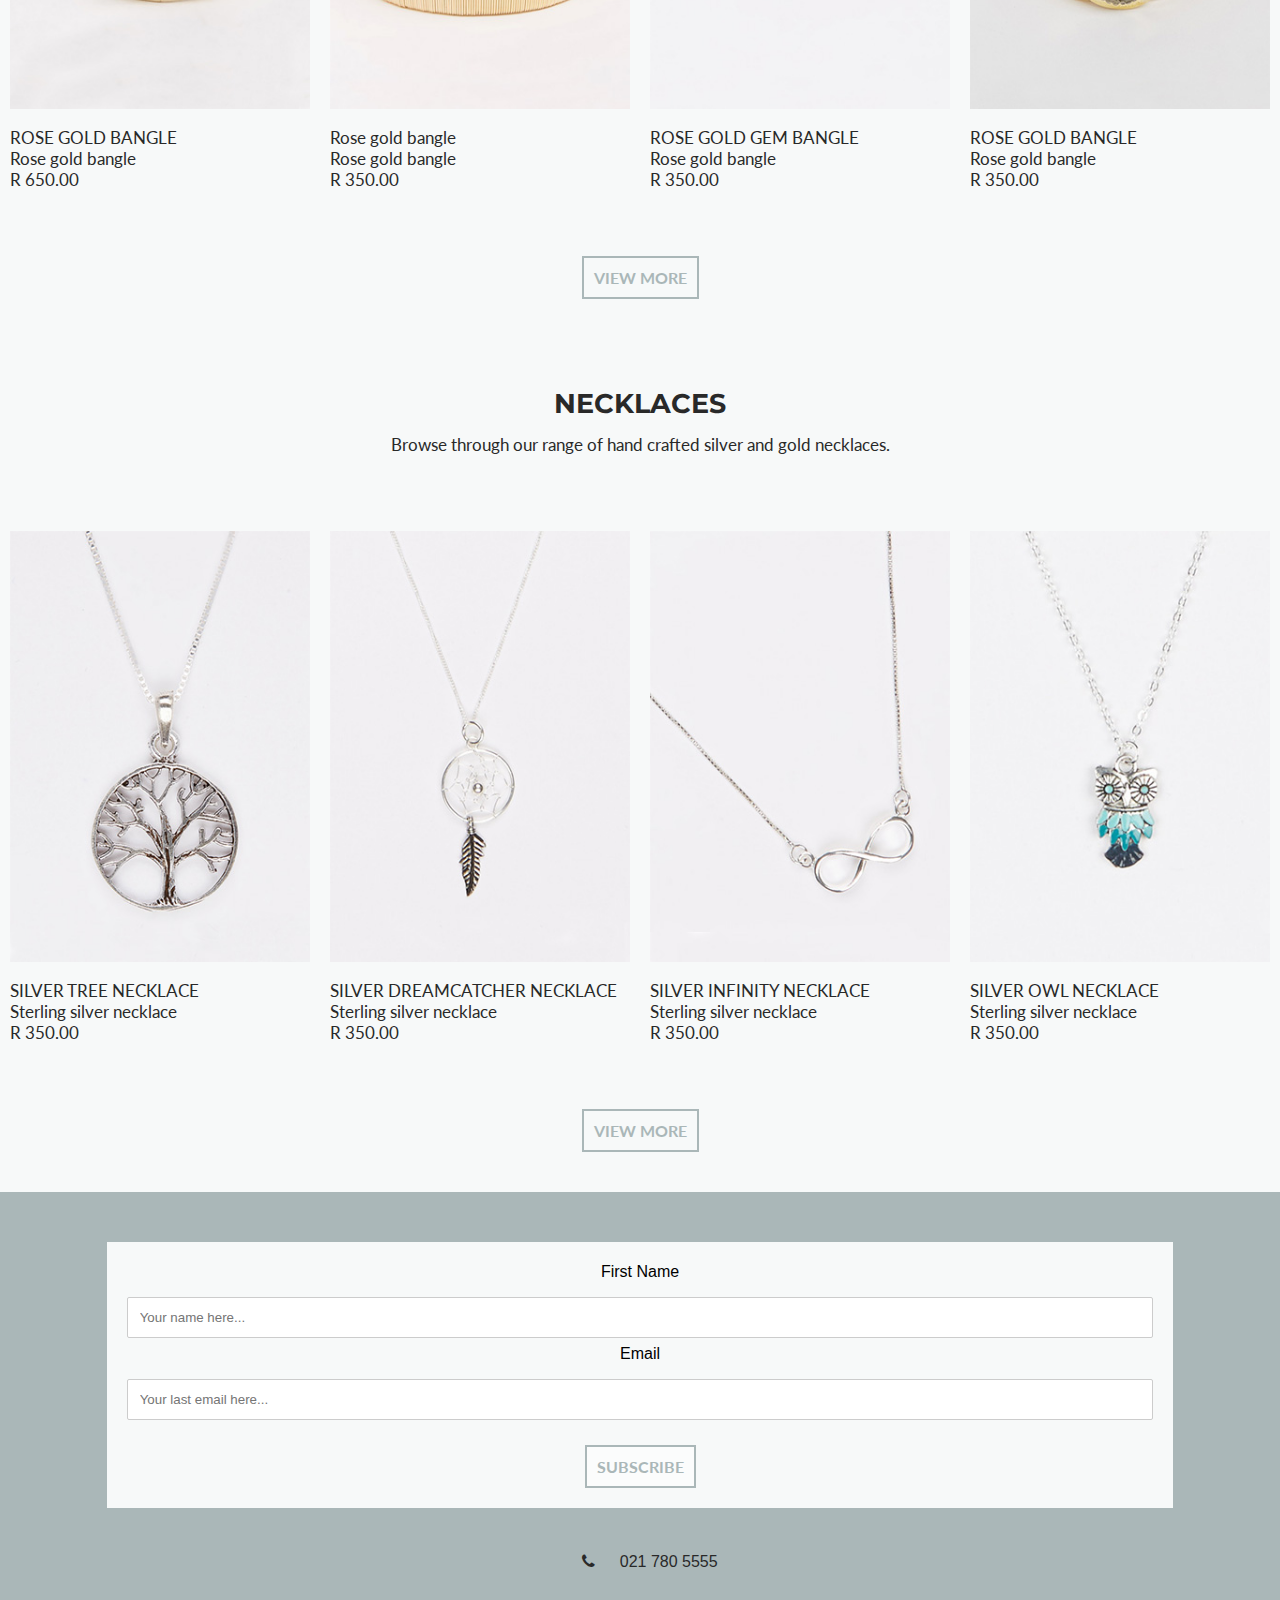
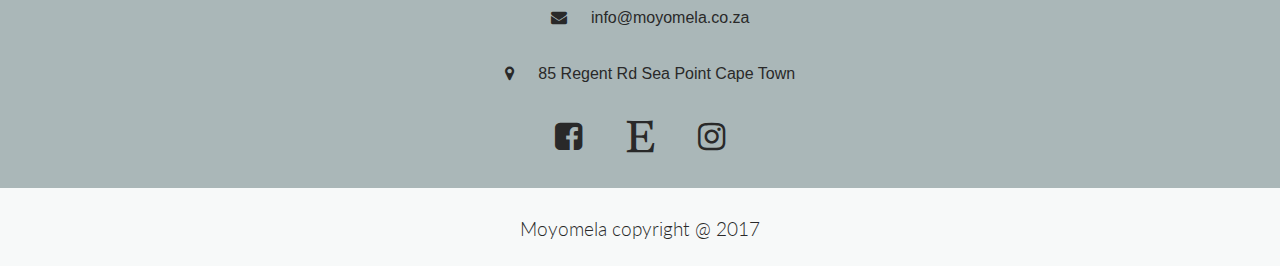
<file: products.html>
<!DOCTYPE html>
<html lang="en">
<head>
	<meta charset="UTF-8">
	<meta content="Moyomela Online Jewellery Catalogue Home Page" name="description">
	<meta content="Moyomela,Online,Jewellery,Catalogue, Bangles, Bracelets, Necklaces, Rings, Accessories, Watches, Glasses, Beauty, Fashion, Cape-Town, South-Africa" name="keywords">
	<meta content="Dimitris Broad" name="author">
	<meta content="width=device-width, initial-scale=1.0" name="viewport">
	<title>Moyomela | Products</title>
	<link href="css/styles.css" rel="stylesheet">
	<link href="https://fonts.googleapis.com/css?family=Montserrat:300,400,500,600,700,800,900" rel="stylesheet">
	<link href="https://fonts.googleapis.com/css?family=Lato:100,300,400,700,900" rel="stylesheet">
	<link href="imgs/favicon_1.png" rel="shortcut icon" type="img/png">
	<link href="fonts/css/font-awesome.min.css" rel="stylesheet">
</head>
<body>
	<header class="header_container dk_col_12 tb_col_12">
		<div class="logo_container dk_col_10 tb_col_10">
			<h1 class="logo_font">MOYOMELA</h1>
			<p class="logo_slogan_font">hand crafted silver jewellery</p>
		</div>
	</header><!-- nav dk & tb -->
	<nav class="nav_dk_tb hidden_mb">
		<ul>
			<li>
				<a href="index.html">HOME</a>
			</li>
			<li>
				<a href="about.html">ABOUT</a>
			</li>
			<li>
				<a class="active" href="products.html">PRODUCTS</a>
			</li>
			<li>
				<a href="contact.html">CONTACT US</a>
			</li>
		</ul>
	</nav><!-- nav mb -->
	<nav class="nav_mb hidden_dk hidden_tb">
		<button class="dropdown_btn"><i aria-hidden="true" class="fa fa-bars fa-2x"></i></button>
		<div class="dropdown_content">
			<a href="index.html">HOME</a> <a href="about.html">ABOUT</a> <a href="products.html">PRODUCTS</a> <a href="contact.html">CONTACT US</a>
		</div>
	</nav><!-- Rings -->
	<section class="info_box_container dk_col_12 tb_col_12 mb_col_12">
		<div class="info_box dk_col_10 tb_col_10 mb_col_10">
			<h2 class="centered_heading">RINGS</h2>
			<p class="para_style_1">Browse through our range of hand crafted silver and gold rings.</p>
		</div>
	</section>
	<section class="product_wrapper dk_col_3 tb_col_6 mb_col_12">
		<div class="product_container dk-col-12">
			<div class="product_img">
				<img class="responsive_itm" src="imgs/pr_rng_5.jpg">
				<div class="product_dscr dk_col_4 responsive_itm">
					<p class="para_style_2">GOLD WIRE RING<br>
					Sterling silver ring<br>
					R 350.00</p>
				</div>
			</div>
		</div>
	</section>
	<section class="product_wrapper dk_col_3 tb_col_6 mb_col_12">
		<div class="product_container dk-col-12">
			<div class="product_img">
				<img class="responsive_itm" src="imgs/pr_rng_4.jpg">
				<div class="product_dscr dk_col_4 responsive_itm">
					<p class="para_style_2">SILVER STATEMENT RING<br>
					Sterling silver ring<br>
					R 350.00</p>
				</div>
			</div>
		</div>
	</section>
	<section class="product_wrapper dk_col_3 tb_col_6 mb_col_12">
		<div class="product_container">
			<div class="product_img">
				<img class="responsive_itm" src="imgs/pr_rng_1.jpg">
				<div class="product_dscr dk_col_4 responsive_itm">
					<p class="para_style_2">SILVER ARROW RING<br>
					Sterling silver ring<br>
					R 350.00</p>
				</div>
			</div>
		</div>
	</section>
	<section class="product_wrapper dk_col_3 tb_col_6 mb_col_12">
		<div class="product_container">
			<div class="product_img">
				<img class="responsive_itm" src="imgs/pr_rng_2.jpg">
				<div class="product_dscr dk_col_4 responsive_itm">
					<p class="para_style_2">GOLD STATEMENT RING<br>
					Sterling silver ring<br>
					R 350.00</p>
				</div>
			</div>
		</div>
	</section>
	<div class="clearfix"></div><!-- button -->
	<div class="single_button_container">
		<a class="button_style_1" href="#more_rings">VIEW MORE</a>
	</div><!-- bangles -->
	<section class="info_box_container dk_col_12 tb_col_12 mb_col_12">
		<div class="info_box dk_col_10 tb_col_10 mb_col_10">
			<h2 class="centered_heading">BANGLES</h2>
			<p class="para_style_1">Browse through our range of hand crafted silver and gold bangles.</p>
		</div>
	</section>
	<section class="product_wrapper dk_col_3 tb_col_6 mb_col_12">
		<div class="product_container dk-col-12">
			<div class="product_img">
				<img class="responsive_itm" src="imgs/pr_bn_1.jpg">
				<div class="product_dscr dk_col_4 responsive_itm">
					<p class="para_style_2">ROSE GOLD BANGLE<br>
					Rose gold bangle<br>
					R 650.00</p>
				</div>
			</div>
		</div>
	</section>
	<section class="product_wrapper dk_col_3 tb_col_6 mb_col_12">
		<div class="product_container dk-col-12">
			<div class="product_img">
				<img class="responsive_itm" src="imgs/pr_bn_3.jpg">
				<div class="product_dscr dk_col_4 responsive_itm">
					<p class="para_style_2">Rose gold bangle<br>
					Rose gold bangle<br>
					R 350.00</p>
				</div>
			</div>
		</div>
	</section>
	<section class="product_wrapper dk_col_3 tb_col_6 mb_col_12">
		<div class="product_container">
			<div class="product_img">
				<img class="responsive_itm" src="imgs/pr_bn_2.jpg">
				<div class="product_dscr dk_col_4 responsive_itm">
					<p class="para_style_2">ROSE GOLD GEM BANGLE<br>
					Rose gold bangle<br>
					R 350.00</p>
				</div>
			</div>
		</div>
	</section>
	<section class="product_wrapper dk_col_3 tb_col_6 mb_col_12">
		<div class="product_container">
			<div class="product_img">
				<img class="responsive_itm" src="imgs/pr_bn_4.jpg">
				<div class="product_dscr dk_col_4 responsive_itm">
					<p class="para_style_2">ROSE GOLD BANGLE<br>
					Rose gold bangle<br>
					R 350.00</p>
				</div>
			</div>
		</div>
	</section>
	<div class="clearfix"></div><!-- button -->
	<div class="single_button_container">
		<a class="button_style_1" href="#more_bangles">VIEW MORE</a>
	</div><!-- necklaces -->
	<section class="info_box_container dk_col_12 tb_col_12 mb_col_12">
		<div class="info_box dk_col_10 tb_col_10 mb_col_10">
			<h2 class="centered_heading">NECKLACES</h2>
			<p class="para_style_1">Browse through our range of hand crafted silver and gold necklaces.</p>
		</div>
	</section>
	<section class="product_wrapper dk_col_3 tb_col_6 mb_col_12">
		<div class="product_container dk-col-12">
			<div class="product_img">
				<img class="responsive_itm" src="imgs/pr_nl_1.jpg">
				<div class="product_dscr dk_col_4 responsive_itm">
					<p class="para_style_2">SILVER TREE NECKLACE<br>
					Sterling silver necklace<br>
					R 350.00</p>
				</div>
			</div>
		</div>
	</section>
	<section class="product_wrapper dk_col_3 tb_col_6 mb_col_12">
		<div class="product_container dk-col-12">
			<div class="product_img">
				<img class="responsive_itm" src="imgs/pr_nl_2.jpg">
				<div class="product_dscr dk_col_4 responsive_itm">
					<p class="para_style_2">SILVER DREAMCATCHER NECKLACE<br>
					Sterling silver necklace<br>
					R 350.00</p>
				</div>
			</div>
		</div>
	</section>
	<section class="product_wrapper dk_col_3 tb_col_6 mb_col_12">
		<div class="product_container">
			<div class="product_img">
				<img class="responsive_itm" src="imgs/pr_nl_3.jpg">
				<div class="product_dscr dk_col_4 responsive_itm">
					<p class="para_style_2">SILVER INFINITY NECKLACE<br>
					Sterling silver necklace<br>
					R 350.00</p>
				</div>
			</div>
		</div>
	</section>
	<section class="product_wrapper dk_col_3 tb_col_6 mb_col_12">
		<div class="product_container">
			<div class="product_img">
				<img class="responsive_itm" src="imgs/pr_nl_4.jpg">
				<div class="product_dscr dk_col_4 responsive_itm">
					<p class="para_style_2">SILVER OWL NECKLACE<br>
					Sterling silver necklace<br>
					R 350.00</p>
				</div>
			</div>
		</div>
	</section>
	<div class="clearfix"></div><!-- button -->
	<div class="single_button_container">
		<a class="button_style_1" href="#more_necklaces">VIEW MORE</a>
	</div><!-- Subscribe -->
	<section class="contact_form_container dk_col_12 tb_col_12 mb_col_12">
		<div class="contact_form_wrapper dk_col_10 tb_col_10 mb_col_10">
			<div class="contact_form">
				<form action="/action_page.php">
					<label for="fname">First Name</label> <input id="fname" name="firstname" placeholder="Your name here..." type="text"> <label for="email">Email</label> <input id="email" name="email" placeholder="Your last email here..." type="text"><br>
					<br>
					<input type="submit" value="SUBSCRIBE">
				</form>
			</div>
		</div>
	</section><!-- footer dk tb mb -->
	<footer class="footer_dk_tb hidden_mb">
		<section class="contact_container dk_col_12 tb_col_12 mb_col_12">
			<p class="contacts_para"><a href="contact.html"><i aria-hidden="true" class="fa fa-phone centered"></i> 021 780 5555</a><br>
			<a href="contact.html"><i aria-hidden="true" class="fa fa-envelope"></i> info@moyomela.co.za</a><br>
			<a href="contact.html"><i aria-hidden="true" class="fa fa-map-marker"></i> 85 Regent Rd Sea Point Cape Town</a></p>
			<p class="contacts_para"><i aria-hidden="true" class="fa fa-facebook-square fa-2x"></i> <i aria-hidden="true" class="fa fa-etsy fa-2x"></i> <i aria-hidden="true" class="fa fa-instagram fa-2x"></i><br></p>
		</section>
		<div class="footer_info">
			<h1 class="logo_slogan_font">Moyomela copyright @ 2017</h1>
		</div>
	</footer>
	<footer class="footer_mb hidden_tb hidden_dk">
		<section class="contact_container dk_col_12 tb_col_12 mb_col_12">
			<p class="contacts_para"><a href="contact.html"><i aria-hidden="true" class="fa fa-phone centered"></i> 021 780 5555</a><br>
			<a href="contact.html"><i aria-hidden="true" class="fa fa-envelope"></i> info@moyomela.co.za</a><br>
			<a href="contact.html"><i aria-hidden="true" class="fa fa-map-marker"></i> 85 Regent Rd Sea Point Cape Town</a></p>
			<p class="contacts_para"><a href="https://www.facebook.com"><i aria-hidden="true" class="fa fa-facebook-square fa-2x"></i></a> <a href="https://www.etsy.com"><i aria-hidden="true" class="fa fa-etsy fa-2x"></i></a> <a href="https://www.instagram.com"><i aria-hidden="true" class="fa fa-instagram fa-2x"></i></a></p>
		</section>
		<div class="footer_info_mb">
			<h1 class="logo_slogan_font">Moyomela &copy; copyright 2017</h1>
		</div>
	</footer>
</body>
</html>
</file>
<file: css/styles.css>
/* Eric Meyers Reset */


/* http://meyerweb.com/eric/tools/css/reset/ 
   v2.0 | 20110126
   License: none (public domain)
*/

html, body, div, span, applet, object, iframe,
h1, h2, h3, h4, h5, h6, p, blockquote, pre,
a, abbr, acronym, address, big, cite, code,
del, dfn, em, img, ins, kbd, q, s, samp,
small, strike, strong, sub, sup, tt, var,
b, u, i, center,
dl, dt, dd, ol, ul, li,
fieldset, form, label, legend,
table, caption, tbody, tfoot, thead, tr, th, td,
article, aside, canvas, details, embed, 
figure, figcaption, footer, header, hgroup, 
menu, nav, output, ruby, section, summary,
time, mark, audio, video {
	margin: 0;
	padding: 0;
	border: 0;
	font-size: 100%;
	font: inherit;
	vertical-align: baseline;
}
/* HTML5 display-role reset for older browsers */
article, aside, details, figcaption, figure, 
footer, header, hgroup, menu, nav, section {
	display: block;
}
body {
	line-height: 1.2;
}
ol, ul {
	list-style: none;
}
blockquote, q {
	quotes: none;
}
blockquote:before, blockquote:after,
q:before, q:after {
	content: '';
	content: none;
}
table {
	border-collapse: collapse;
	border-spacing: 0;
}

/* End of Eric Meyer Reset */

/* DESKTOP GRIDS OPTIMAL VIEPORT 1366 X 768 */

.dk_col_1 {
    margin: 0;
    padding: 0;
    width: 8.333333%;
    box-sizing: border-box;
}
.dk_col_2 {
    margin: 0;
    padding: 0;
    width: 16.666666%;
    box-sizing: border-box;
}
.dk_col_3 {
    margin: 0;
    padding: 0;
    width: 25%;
    box-sizing: border-box;
}
.dk_col_4 {
    margin: 0;
    padding: 0;
    width: 33.333333%;
    box-sizing: border-box;
}
.dk_col_5 {
    margin: 0;
    padding: 0;
    width: 41.666666%;
    box-sizing: border-box;
}
.dk_col_6 {
    margin: 0;
    padding: 0;
    width: 50%;
    box-sizing: border-box;
}
.dk_col_7 {
    margin: 0;
    padding: 0;
    width: 58.333333%;
    box-sizing: border-box;
}
.dk_col_8 {
    margin: 0;
    padding: 0;
    width: 61.666666%;
    box-sizing: border-box;
}
.dk_col_9 {
    margin: 0;
    padding: 0;
    width: 75%;
    box-sizing: border-box;
}
.dk_col_10 {
    margin: 0;
    padding: 0;
    width: 83.333333%;
    box-sizing: border-box;
}
.dk_col_11 {
    margin: 0;
    padding: 0;
    width: 91.666666%;
    box-sizing: border-box;
}
.dk_col_12 {
    margin: 0;
    padding: 0;
    width: 100%;
    box-sizing: border-box;
}
body {
    background-color: #f7f9f9;
    font-family: sans-serif;
}
a {
    text-decoration: none;
    color: #292929;
}
a:hover {
    color: #ffffff;
}
/* TYPOGRAPGHY STYLES */

.logo_font {
    font-family: "Montserrat", sans-serif;
    font-weight: 700;
    color: #292929;
    font-size: 40pt;
    text-align: center;
    padding-top: 5px;
    padding-top: 25px;
    margin: 0;
}
.logo_slogan_font {
    font-family: "Lato", sans-serif;
    font-weight: 300;
    color: #292929;
    font-size: 14pt;
    text-align: center;
    padding-bottom: 25px;
    margin: 0;
}
.centered_heading {
    font-family: 'Montserrat', sans-serif;
    font-weight: 700;
    color: #292929;
    font-size: 20pt;
    text-align: center;
    padding: 0;
    margin: 0;
}
.para_style_1 {
    font-family: 'Lato', sans-serif;
    color: #292929;
    font-size: 13pt;
    text-align: center;
    padding-top: 15px;
    padding-bottom: 15px;
    margin: 0;
}
.para_style_2 {
    font-family: 'Lato', sans-serif;
    color: #292929;
    font-size: 13pt;
    padding-top: 15px;
    padding-bottom: 15px;
    margin: 0;
}
.left_heading {
    font-family: 'Montserrat', sans-serif;
    font-weight: 700;
    color: #292929;
    font-size: 20pt;
    padding: 0;
    margin: 0;
}
/* Clearfix & hidden condition dk */

.clearfix {
    display: block;
    float: none;
    clear: both;
}
.hidden_dk {
    display: none;
}
/* header */

.header_container {
    background-color: #AAB7B8;
    height: 0 auto;
    display: flex;
}
.logo_container {
    height: 0 auto;
    padding: 15px;
    margin: auto;
    max-width: 100%;
}
/* nav dk & tb */

.nav_dk_tb {
    background-color: #AAB7B8;
    width: 100%;
    height: 50px;
    padding: 0;
    padding-bottom: 15px;
    height: 0 auto;
    font-family: 'Montserrat', sans-serif;
    color: black;
    font-size: 12pt;
    display: flex;
}
ul {
    list-style-type: none;
    margin: auto;
    padding: 0;
    overflow: hidden;
}
li {
    float: left;
}
li a {
    display: block;
    color: #292929;
    text-align: center;
    padding: 14px 28px;
    padding-top: 16px;
    text-decoration: none;
}
li a:hover:not(.active) {
    color: #707B7C;
}
.active {
    border-bottom: 3px solid #292929;
}
/* banner 1 dk */

.banner_img_container {
    height: 0 auto;
}
.responsive_itm {
    width: 100%;
    max-width: 100%;
}
/* info box dk*/

.info_box_container {
    background-color: #f7f9f9;
    height: 0 auto;
    text-align: center;
    display: flex;
}
.info_box_container_2 {
    background-color: #f7f9f9;
    height: 0 auto;
    text-align: center;
    display: flex;
}
.info_box {
    background-color: #f7f9f9;
    height: 0 auto;
    padding-top: 50px;
    margin: auto;
    text-align: center;
    float: left;
}
.info_box_2 {
    background-color: #f7f9f9;
    height: 0 auto;
    padding-top: 50px;
    padding-left: 20px;
    padding-right: 20px;
    margin: auto;
    text-align: center;
    float: left;
}
/* button dk*/

.single_button_container {
    background-color: #f7f9f9;
    height: 0 auto;
    width: 100%;
    margin: auto;
    margin-bottom: 50px;
    margin-top: 15px;
    text-align: center;
}
.button_style_1 {
    padding: 10px;
    margin: 0 auto;
    border: 2pt solid #AAB7B8;
    color: #AAB7B8;
    text-decoration: none;
    text-align: center;
    font-family: 'lato', sans-serif;
    font-weight: 700;
}
.button_style_1:hover {
    padding: 10px;
    margin: 0 auto;
    border: 2pt solid #AAB7B8;
    text-decoration: none;
    text-align: center;
    font-family: 'lato', sans-serif;
    font-weight: 700;
    background-color: #AAB7B8;
    color: #ffffff;
}
/* collage dk*/

.collage_container {
    height: 0 auto;
}
.collage_container_1 {
    height: 645px;
    float: left;
}
.collage_container_2 {
    height: 645px;
    float: left;
}
.collage_container_3 {
    height: 400px;
    float: left;
}
.effect {
    transition: all .1s ease-in;
}
.block_1 {
    height: 50%;
    background-image: url(../imgs/collage_img_1.jpg);
    background-repeat: no-repeat;
    background-size: cover;
    float: left;
    cursor: pointer;
}
.block_10 {
    height: 100%;
    background-image: url(../imgs/collage_img_1.jpg);
    background-repeat: no-repeat;
    background-size: cover;
    float: left;
    cursor: pointer;
}
.block_1:hover {
    transform: scale(1.2);
    transition: all .8s ease-in;
    filter: brightness(.5);
}
.block_2 {
    height: 50%;
    background-image: url(../imgs/collage_img_2.jpg);
    background-repeat: no-repeat;
    background-size: cover;
    float: left;
    cursor: pointer;
}
.block_2:hover {
    transform: scale(1.2);
    transition: all .8s ease-in;
    filter: brightness(.5);
}
.block_3 {
    height: 50%;
    background-image: url(../imgs/collage_img_3.jpg);
    background-repeat: no-repeat;
    background-size: cover;
    float: left;
    cursor: pointer;
}
.block_3:hover {
    transform: scale(1.2);
    transition: all .8s ease-in;
}
.block_4 {
    height: 50%;
    background-image: url(../imgs/collage_img_4.jpg);
    background-repeat: no-repeat;
    background-size: cover;
    float: left;
    cursor: pointer;
}
.block_4:hover {
    transform: scale(1.2);
    transition: all .8s ease-in;
    filter: brightness(.5);
}
.block_5 {
    height: 50%;
    background-image: url(../imgs/collage_img_5.jpg);
    background-repeat: no-repeat;
    background-size: cover;
    float: left;
    cursor: pointer;
}
.block_5:hover {
    transform: scale(1.2);
    transition: all .8s ease-in;
    filter: brightness(.5);
}
.block_6 {
    height: 50%;
    background-image: url(../imgs/collage_img_6.jpg);
    background-repeat: no-repeat;
    background-size: cover;
    float: left;
    cursor: pointer;
}
.block_6:hover {
    transform: scale(1.2);
    transition: all .8s ease-in;
    filter: brightness(.5);
}
.block_7 {
    height: 50%;
    background-image: url(../imgs/collage_img_7.jpg);
    background-repeat: no-repeat;
    background-size: cover;
    float: left;
    cursor: pointer;
}
.block_7:hover {
    transform: scale(1.2);
    transition: all .8s ease-in;
}
.block_8 {
    height: 50%;
    background-image: url(../imgs/collage_img_8.jpg);
    background-repeat: no-repeat;
    background-size: cover;
    float: left;
    cursor: pointer;
}
.block_8:hover {
    transform: scale(1.2);
    transition: all .8s ease-in;
    filter: brightness(.5);
}
/* products dk*/

.product_wrapper {
    height: 0 auto;
    display: inline-flex;
    float: left;
    margin-top: 50px;
    margin-bottom: 50px;
}
.product_container {
    height: 0 auto;
    display: inline-flex;
    margin: auto;
}
.product_img {
    height: 0 auto;
    margin: auto;
    box-sizing: border-box;
    padding: 10px;
}
.product_dscr {
    height: 80px;
    margin: auto;
}
/* banners dk*/

.banner_container_1_dk {
    background-color: #1ABC9C;
    background-image: url(../imgs/banner_1_dk.jpg);
    background-repeat: no-repeat;
    background-size: cover;
    height: 500px;
    display: flex;
}
.banner_1_info_dk {
    height: 0 auto;
    margin: auto;
    margin-left: 50%;
    background-color: #EAECEE;
    padding: 35px 50px;
    opacity: 0.8;
}
.banner_container_2_dk {
    background-color: #EAECEE;
    background-image: url(../imgs/banner_2_dk.jpg);
    background-repeat: no-repeat;
    background-size: cover;
    height: 500px;
    display: flex;
}
.banner_2_info_dk {
    height: 0 auto;
    margin: auto;
    margin-right: 50%;
    background-color: #EAECEE;
    padding: 35px 50px;
    opacity: 0.8;
}
/* button 2 dk*/

.button_style_2 {
    padding-top: 5px;
    margin: 0 auto;
    color: #292929;
    text-decoration: none;
    font-family: 'lato', sans-serif;
    font-weight: 900;
}
.button_style_2:hover {
    padding-top: 5px;
    margin: 0 auto;
    color: #707B7C;
    text-decoration: none;
    font-family: 'lato', sans-serif;
    font-weight: 900;
}
/* contact container dk*/

.contact_container {
    background-color: #AAB7B8;
    height: 0 auto;
    padding: 15px;
    text-align: center;
    font-family: sans-serif;
}
.footer_dk_tb {
    height: 0 auto;
    width: 100%;
    box-sizing: border-box;
}
/* footer */

.footer_info_dk_tb {
    height: 0 auto;
    padding-top: 15px;
}
.footer_info {
    padding-top: 30px;
    height: 0 auto;
    box-sizing: border-box;
}
.fa {
    padding: 20px;
    color: #292929;
}
.fa:hover {
    padding: 20px;
    color: white;
}



/* ABOUT US PAGE DK */ /*----------------------------------------------------------*/

.about_us_container {
    background-color: orange;
    height: 500px;
}
.about_content {
    height: 0 auto;
    margin: auto;
}
.about_content_1 {
    background-color: #f1f1f1;
    height: 100%;
    float: left;
    display: flex;
}
.about_content_2 {
    background-image: url(../imgs/about_img_2.jpg);
    height: 100%;
    background-size: cover;
    background-repeat: no-repeat;
    float: left;
}
.about_content_3 {
    background-image: url(../imgs/about_img_1.jpg);
    height: 100%;
    background-size: cover;
    background-repeat: no-repeat;
    float: left;
}
.about_content_4 {
    background-image: url(../imgs/about_img_3.jpg);
    height: 100%;
    background-size: cover;
    background-repeat: no-repeat;
    float: left;
}

/* CONTACT US PAGE  DK*/  /*----------------------------------------------------------*/

.contact_form_container {
    background-color: #AAB7B8;
    height: 0 auto;
    padding-top: 50px;
    padding-bottom: 10px;
    text-align: center;
    display: flex;
}
.contact_form_wrapper {
    height: 0 auto;
    margin: auto;
}
input[type=text],
select,
textarea {
    width: 100%;
    padding: 12px;
    border: 1px solid #cccccc;
    border-radius: 2px;
    box-sizing: border-box;
    margin-top: 16px;
    margin-bottom: 6px;
}
input[type=submit] {
    padding: 10px;
    margin: 0 auto;
    border: 2pt solid #AAB7B8;
    /* new grey */
    
    color: #AAB7B8;
    /* new grey */
    
    text-decoration: none;
    text-align: center;
    font-family: 'lato', sans-serif;
    font-weight: 700;
    font-size: 16px;
    background-color: #FBFCFC;
    /* new light grey */
}
input[type=submit]:hover {
    padding: 10px;
    margin: 0 auto;
    border: 2pt solid #AAB7B8;
    /* new grey */
    
    text-decoration: none;
    text-align: center;
    font-family: 'lato', sans-serif;
    font-weight: 700;
    background-color: #AAB7B8;
    /* new grey */
    
    color: #ffffff;
}
.contact_form {
    background-color: #f7f9f9;
    padding: 20px;
}
/*----------------------------------------------------------*/
/* TABLET CONDITION */
/*----------------------------------------------------------*/

@media only screen and (min-width: 768px) and (max-width: 1024px) {
    .tb_col_1 {
        width: 8.3%;
        float: left;
        margin: 0;
        padding: 0;
        box-sizing: border-box;
    }
    .tb_col_2 {
        width: 16.6%;
        float: left;
        margin: 0;
        padding: 0;
        box-sizing: border-box;
    }
    .tb_col_3 {
        width: 24.9%;
        float: left;
        margin: 0;
        padding: 0;
        box-sizing: border-box;
    }
    .tb_col_4 {
        width: 33.2%;
        float: left;
        margin: 0;
        padding: 0;
        box-sizing: border-box;
    }
    .tb_col_5 {
        width: 41.5%;
        float: left;
        margin: 0;
        padding: 0;
        box-sizing: border-box;
    }
    .tb_col_6 {
        width: 50%;
        float: left;
        margin: 0;
        padding: 0;
        box-sizing: border-box;
    }
    .tb_col_7 {
        width: 58.1%;
        float: left;
        margin: 0;
        padding: 0;
        box-sizing: border-box;
    }
    .tb_col_8 {
        width: 66.4%;
        float: left;
        margin: 0;
        padding: 0;
        box-sizing: border-box;
    }
    .tb_col_9 {
        width: 74.7%;
        float: left;
        margin: 0;
        padding: 0;
        box-sizing: border-box;
    }
    .tb_col_10 {
        width: 83%;
        float: left;
        margin: 0;
        padding: 0;
        box-sizing: border-box;
    }
    .tb_col_11 {
        width: 91.3%;
        float: left;
        margin: 0;
        padding: 0;
        box-sizing: border-box;
    }
    .tb_col_12 {
        display: block;
        width: 100%;
        margin: 0;
        padding: 0;
        box-sizing: border-box;
    }
    .hidden_tb {
        display: none;
    }
    /* header tb*/
    
    .header_container {
        background-color: #AAB7B8;
        height: 200px;
        display: flex;
    }
    .logo_container {
        height: 0 auto;
        padding: 15px;
        margin: auto;
    }
    .logo_font {
        font-family: "Montserrat", sans-serif;
        font-weight: 700;
        color: #292929;
        font-size: 40pt;
        text-align: center;
        padding-top: 25px;
        margin: 0;
    }
    /* about us into tb*/
    
    .info_box_container {
        background-color: #f7f9f9;
        height: 0 auto;
        text-align: center;
        display: flex;
    }
    .info_box_container_2 {
        background-color: #f7f9f9;
        height: 0 auto;
        text-align: center;
        float: left;
        display: flex;
    }
    .info_box {
        background-color: #f7f9f9;
        height: 0 auto;
        padding-top: 50px;
        margin: auto;
        text-align: center;
    }
    .single_button_container {
        background-color: #f7f9f9;
        height: 0 auto;
        width: 100%;
        margin: auto;
        margin-bottom: 50px;
        margin-top: 15px;
        text-align: center;
    }
    .button_style_1 {
        padding: 10px;
        margin: 0 auto;
        border: 2pt solid #AAB7B8;
        color: #AAB7B8;
        text-decoration: none;
        text-align: center;
        font-family: 'lato', sans-serif;
        font-weight: 700;
    }
    .button_style_1:hover {
        padding: 10px;
        margin: 0 auto;
        border: 2pt solid #AAB7B8;
        /* new grey */
        
        text-decoration: none;
        text-align: center;
        font-family: 'lato', sans-serif;
        font-weight: 700;
        background-color: #AAB7B8;
        /* new grey */
        
        color: #ffffff;
    }
    .product_wrapper {
        height: 0 auto;
        display: inline-flex;
        float: left;
        margin-top: 40px;
        margin-bottom: 40px;
    }
    .product_container {
        height: 0 auto;
        display: inline-flex;
        margin: auto;
    }
    .product_img {
        height: 0 auto;
        margin: auto;
        box-sizing: border-box;
        padding: 10px;
    }
    .product_dscr {
        height: 80px;
        margin: auto;
    }
    .para_style_2 {
        font-family: 'Lato', sans-serif;
        color: #292929;
        font-size: 13pt;
        padding-top: 15px;
        padding-bottom: 15px;
        margin: 0;
    }
    .banner_container_1_tb {
        background-color: #FBFCFC;
        background-image: url(../imgs/banner_1_tb.jpg);
        background-repeat: no-repeat;
        background-size: cover;
        height: 400px;
        display: flex;
        text-align: center;
    }
    .banner_1_info_tb {
        height: 0 auto;
        margin: auto;
        padding: 35px 50px;
        background-color: #EAECEE;
        /* banner grey */
        
        opacity: 0.8;
    }
    .banner_2_info_tb {
        height: 0 auto;
        margin: auto;
        padding: 35px 50px;
        background-color: #EAECEE;
        /* banner grey */
        
        opacity: 0.8;
    }
    .button_style_2 {
        padding-top: 5px;
        margin: 0 auto;
        color: #292929;
        text-decoration: none;
        font-family: 'lato', sans-serif;
        font-weight: 900;
    }
    .button_style_2:hover {
        padding-top: 5px;
        margin: 0 auto;
        color: #707B7C;
        text-decoration: none;
        font-family: 'lato', sans-serif;
        font-weight: 900;
    }
    .button_style_3 {
        padding-top: 5px;
        margin: 0 auto;
        color: #292929;
        text-decoration: none;
        font-family: 'lato', sans-serif;
        font-weight: 900;
        text-align: center;
    }
    .button_style_3:hover {
        padding-top: 5px;
        margin: 0 auto;
        color: #707B7C;
        text-decoration: none;
        font-family: 'lato', sans-serif;
        font-weight: 900;
        text-align: center;
    }
    .banner_container_2_tb {
        background-color: #FBFCFC;
        /* new light grey */
        
        background-image: url(../imgs/banner_2_tb.jpg);
        background-repeat: no-repeat;
        background-size: cover;
        height: 400px;
        display: flex;
        padding: 35px 50px;
        text-align: center;
    }
    .banner_2_info_tb {
        height: 0 auto;
        margin: auto;
        padding: 35px 50px;
    }
    .contact_container {
        background-color: #AAB7B8;
        height: 0 auto;
        padding: 15px;
        text-align: center;
        font-family: sans-serif;
    }
    /* CONTACT US PAGE */
    
    .contact_form_container {
        background-color: #AAB7B8;
        height: 0 auto;
        padding-top: 40px;
        padding-bottom: 10px;
        text-align: center;
        display: flex;
    }
    .contact_form_wrapper {
        height: 0 auto;
        margin: auto;
    }
    input[type=text],
    select,
    textarea {
        width: 100%;
        padding: 12px;
        border: 1px solid #cccccc;
        border-radius: 2px;
        box-sizing: border-box;
        margin-top: 16px;
        margin-bottom: 6px;
    }
    input[type=submit] {
        padding: 10px;
        margin: 0 auto;
        border: 2pt solid #AAB7B8;
        /* new grey */
        
        color: #AAB7B8;
        /* new grey */
        
        text-decoration: none;
        text-align: center;
        font-family: 'lato', sans-serif;
        font-weight: 700;
        font-size: 16px;
        background-color: #FBFCFC;
        /* new light grey */
    }
    input[type=submit]:hover {
        padding: 10px;
        margin: 0 auto;
        border: 2pt solid #AAB7B8;
        /* new grey */
        
        text-decoration: none;
        text-align: center;
        font-family: 'lato', sans-serif;
        font-weight: 700;
        background-color: #AAB7B8;
        /* new grey */
        
        color: #ffffff;
    }
    .contact_form {
        background-color: #FFFFFF;
        padding: 20px;
    }
    /* ABOUT US PAGE tb */
    
    .about_us_container {
        background-color: orange;
        height: 500px;
    }
    .about_content {
        height: 0 auto;
        margin: auto;
    }
    .about_content_1 {
        background-color: #f1f1f1;
        height: 100%;
        float: left;
        display: flex;
    }
    .about_content_2 {
        background-image: url(../imgs/about_img_2.jpg);
        height: 100%;
        background-size: cover;
        background-repeat: no-repeat;
        float: left;
    }
    .about_content_3 {
        background-image: url(../imgs/about_img_1.jpg);
        height: 100%;
        background-size: cover;
        background-repeat: no-repeat;
        float: left;
    }
    .about_content_4 {
        background-image: url(../imgs/about_img_3.jpg);
        height: 100%;
        background-size: cover;
        background-repeat: no-repeat;
        float: left;
    }
}
/*----------------------------------------------------------*/
/* MOBILE CONDITION */
/*----------------------------------------------------------*/

@media screen and (min-width: 320px) and (max-width: 767px) {
    .mb_col_1 {
        margin: 0;
        padding: 0;
        width: 8.33%;
        box-sizing: border-box;
    }
    .mb_col_2 {
        margin: 0;
        padding: 0;
        width: 16.66%;
        box-sizing: border-box;
    }
    .mb_col_3 {
        margin: 0;
        padding: 0;
        width: 25%;
        box-sizing: border-box;
    }
    .mb_col_4 {
        margin: 0;
        padding: 0;
        width: 33.33%;
        box-sizing: border-box;
    }
    .mb_col_5 {
        margin: 0;
        padding: 0;
        width: 41.66%;
        box-sizing: border-box;
    }
    .mb_col_6 {
        margin: 0;
        padding: 0;
        width: 50%;
        box-sizing: border-box;
    }
    .mb_col_7 {
        margin: 0;
        padding: 0;
        width: 58.33%;
        box-sizing: border-box;
    }
    .mb_col_8 {
        margin: 0;
        padding: 0;
        width: 61.66%;
        box-sizing: border-box;
    }
    .mb_col_9 {
        margin: 0;
        padding: 0;
        width: 75%;
        box-sizing: border-box;
    }
    .mb_col_10 {
        margin: 0;
        padding: 0;
        width: 83.33%;
        box-sizing: border-box;
    }
    .mb_col_11 {
        margin: 0;
        padding: 0;
        width: 91.66%;
        box-sizing: border-box;
    }
    .mb_col_12 {
        margin: 0;
        padding: 0;
        width: 100%;
        box-sizing: border-box;
    }
    /* typpograpghy styles mb */
    
    .logo_font {
        font-family: "Montserrat", sans-serif;
        font-weight: 700;
        color: #292929;
        font-size: 25pt;
        text-align: center;
        margin: 0;
    }
    .logo_slogan_font {
        font-family: "Lato", sans-serif;
        font-weight: 300;
        color: #292929;
        font-size: 12pt;
        text-align: center;
        padding-top: 5px;
        padding-bottom: 10px;
        margin: 0;
    }
    .centered_heading {
        font-family: 'Montserrat', sans-serif;
        font-weight: 700;
        color: #292929;
        font-size: 15pt;
        text-align: center;
        padding: 0;
        margin: 0;
    }
    .para_style_1 {
        font-family: 'Lato', sans-serif;
        color: #292929;
        font-size: 11pt;
        text-align: center;
        padding-top: 15px;
        padding-bottom: 15px;
        margin: 0;
    }
    .para_style_2 {
        font-family: 'Lato', sans-serif;
        color: #292929;
        font-size: 13pt;
        padding-top: 15px;
        padding-bottom: 15px;
        margin: 0;
    }
    /* nav mb */
    
    .dropdown_btn {
        width: 100%;
        background-color: #AAB7B8;
        color: #292929;
        padding-bottom: 10px;
        font-size: 16px;
        border: none;
        cursor: pointer;
    }
    .nav_mb {
        position: relative;
        display: inline-block;
        width: 100%;
    }
    .dropdown_content {
        display: none;
        position: absolute;
        background-color: #f9f9f9;
        min-width: 100%;
        box-shadow: 0px 8px 16px 0px rgba(0, 0, 0, 0.2);
        z-index: 1;
        text-align: center;
    }
    .dropdown_content a {
        color: black;
        padding: 12px 16px;
        text-decoration: none;
        display: block;
    }
    .dropdown_content a:hover {
        background-color: #f1f1f1;
    }
    .nav_mb:hover .dropdown_content {
        display: block;
    }
    .hidden_mb {
        display: none;
    }
    /* header mb*/
    
    .header_container {
        background-color: #AAB7B8;
        display: flex;
    }
    .logo_container {
        height: 0 auto;
        margin: auto;
    }
    /* main banner */
    
    .banner_img_container_mb {
        height: 0 auto;
        display: block;
    }
    /* info box */
    
    .info_box_container {
        background-color: #f7f9f9;
        height: 0 auto;
        text-align: center;
        display: flex;
    }
    .info_box_container_2 {
        background-color: #f7f9f9;
        height: 0 auto;
        text-align: center;
        float: left;
        display: flex;
    }
    .info_box {
        background-color: #f7f9f9;
        height: 0 auto;
        padding-top: 20px;
        margin: auto;
        text-align: center;
    }
    /* button */
    
    .single_button_container {
        background-color: #f7f9f9;
        / height: 0 auto;
        width: 100%;
        margin: auto;
        margin-bottom: 50px;
        margin-top: 15px;
        text-align: center;
    }
    .button_style_1 {
        padding: 10px;
        margin: 0 auto;
        border: 2pt solid #AAB7B8;
        color: #AAB7B8;
        text-decoration: none;
        text-align: center;
        font-family: 'lato', sans-serif;
        font-weight: 700;
    }
    /* popular products */
    
    .product_wrapper {
        height: 0 auto;
        display: inline-flex;
        float: left;
        margin-top: 20px;
        margin-bottom: 20px;
    }
    .product_container {
        height: 0 auto;
        display: inline-flex;
        margin: auto;
    }
    .product_img {
        height: 0 auto;
        margin: auto;
        box-sizing: border-box;
        padding: 10px;
    }
    .product_dscr {
        height: 80px;
        margin: auto;
        text-align: center;
    }
    .button_style_2 {
        padding-top: 5px;
        margin: 0 auto;
        color: #292929;
        text-decoration: none;
        font-family: 'lato', sans-serif;
        font-weight: 900;
    }
    .button_style_2:hover {
        padding-top: 5px;
        margin: 0 auto;
        color: #707B7C;
        text-decoration: none;
        font-family: 'lato', sans-serif;
        font-weight: 900;
    }
    .banner_container_1_mb {
        background-color: #FBFCFC;
        background-image: url(../imgs/banner_1_mb.jpg);
        background-repeat: no-repeat;
        background-size: cover;
        height: 640px;
        display: flex;
        text-align: center;
    }
    .banner_1_info_mb {
        height: 0 auto;
        margin: auto;
        background-color: #EAECEE;
        /* banner grey */
        
        padding: 20px 20px;
        opacity: 0.8
    }
    .button_style_3 {
        padding-top: 5px;
        margin: 0 auto;
        color: #292929;
        text-decoration: none;
        font-family: 'lato', sans-serif;
        font-weight: 900;
        text-align: center;
    }
    .button_style_3:hover {
        padding-top: 5px;
        margin: 0 auto;
        color: #707B7C;
        text-decoration: none;
        font-family: 'lato', sans-serif;
        font-weight: 900;
        text-align: center;
    }
    .banner_container_2_mb {
        background-color: #FBFCFC;
        background-image: url(../imgs/banner_2_mb.jpg);
        background-repeat: no-repeat;
        background-size: cover;
        height: 640px;
        display: flex;
        text-align: center;
    }
    .banner_2_info_mb {
        height: 0 auto;
        margin: auto;
        background-color: #EAECEE;
        /* banner grey */
        
        padding: 20px 20px;
        opacity: 0.8
    }
    .footer_mb {
        height: 0 auto;
        width: 100%;
        display: block;
        box-sizing: border-box;
    }
    .footer_info {
        height: 0 auto;
    }
    /* ABOUT US PAGE */
    
    .about_box_container {
        background-color: crimson;
        height: 0 auto;
    }
    .about_box_content {
        background-color: sienna;
        height: 0 auto;
    }
    .about_info {
        background-color: pink;
        height: 0 auto;
    }
    /* CONTACT US PAGE */
    
    .contact_form_container {
        background-color: #AAB7B8;
        height: 0 auto;
        padding-top: 30px;
        padding-bottom: 10px;
        text-align: center;
        display: flex;
    }
    .contact_form_wrapper {
        height: 0 auto;
        margin: auto;
    }
    input[type=text],
    select,
    textarea {
        width: 100%;
        padding: 12px;
        border: 1px solid #cccccc;
        border-radius: 2px;
        box-sizing: border-box;
        margin-top: 16px;
        margin-bottom: 6px;
    }
    input[type=submit] {
        padding: 10px;
        margin: 0 auto;
        border: 2pt solid #AAB7B8;
        /* new grey */
        
        color: #AAB7B8;
        /* new grey */
        
        text-decoration: none;
        text-align: center;
        font-family: 'lato', sans-serif;
        font-weight: 700;
        font-size: 16px;
        background-color: #FBFCFC;
        /* new light grey */
    }
    input[type=submit]:hover {
        padding: 10px;
        margin: 0 auto;
        border: 2pt solid #AAB7B8;
        /* new grey */
        
        text-decoration: none;
        text-align: center;
        font-family: 'lato', sans-serif;
        font-weight: 700;
        background-color: #AAB7B8;
        /* new grey */
        
        color: #ffffff;
    }
    .contact_form {
        background-color: #FFFFFF;
        padding: 20px;
    }
    .contacts_para {
        font-family: sans-serif;
    }
    .contact_container {
        background-color: #AAB7B8;
        height: 0 auto;
        padding: 15px;
        text-align: center;
        font-family: sans-serif;
    }
    .footer_info_mb {
        padding-top: 10px;
        padding-bottom: 10px;
    }
    /* ABOUT US PAGE DK */
    
    .about_us_container {
        height: 300px;
        text-align: center;
    }
    .about_content {
        height: 0 auto;
        margin: auto;
    }
    .about_content_1 {
        background-color: #f1f1f1;
        height: 100%;
        float: left;
        display: flex;
    }
    .about_content_2 {
        background-image: url(../imgs/about_img_2.jpg);
        height: 100%;
        background-size: cover;
        background-repeat: no-repeat;
        float: left;
    }
    .about_content_3 {
        background-image: url(../imgs/about_img_1.jpg);
        height: 100%;
        background-size: cover;
        background-repeat: no-repeat;
        float: left;
    }
    .about_content_4 {
        background-image: url(../imgs/about_img_3.jpg);
        height: 100%;
        background-size: cover;
        background-repeat: no-repeat;
        float: left;
    }
    .about_content_2_mb {
        background-image: url(../imgs/about_img_1_mb.jpg);
        height: 100%;
        background-size: cover;
        background-repeat: no-repeat;
        float: left;
    }
    
      .about_content_3_mb {
        background-image: url(../imgs/about_img_2_mb.jpg);
        height: 100%;
        background-size: cover;
        background-repeat: no-repeat;
        float: left;
    }
    
     .about_content_4_mb {
        background-image: url(../imgs/about_img_3_mb.jpg);
        height: 100%;
        background-size: cover;
        background-repeat: no-repeat;
        float: left;
    }
    .display {
        display: block;
    }
}
</file>
